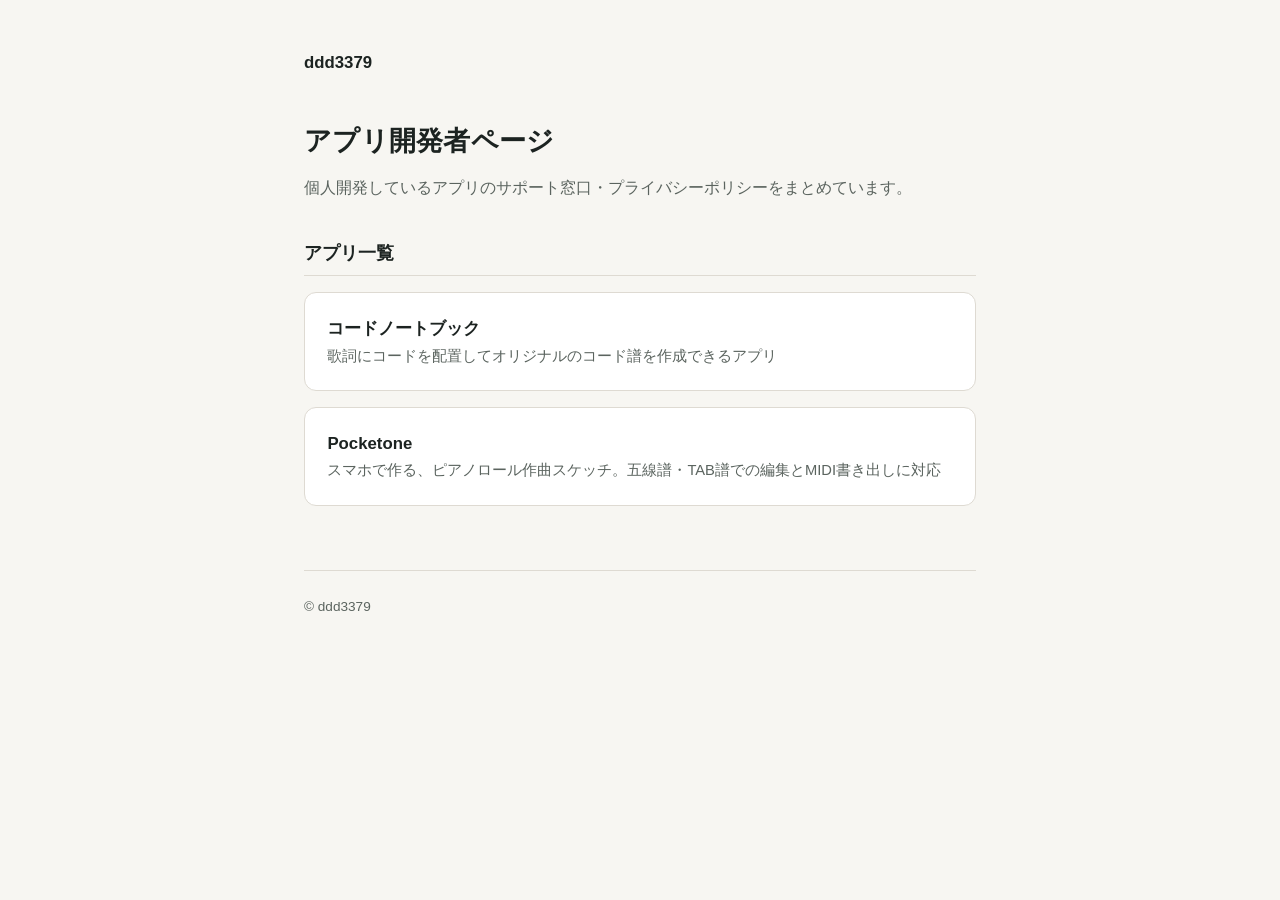
<file: index.html>
<!doctype html>
<html lang="ja">
<head>
<meta charset="utf-8">
<meta name="viewport" content="width=device-width, initial-scale=1">
<title>ddd3379 — アプリ開発者ページ</title>
<link rel="stylesheet" href="/assets/style.css">
</head>
<body>
<div class="wrap">
  <header class="site">
    <a class="brand" href="/">ddd3379</a>
  </header>

  <h1>アプリ開発者ページ</h1>
  <p class="lead">個人開発しているアプリのサポート窓口・プライバシーポリシーをまとめています。</p>

  <h2>アプリ一覧</h2>

  <a class="card app-card" href="/songmate/">
    <div>
      <div class="name">コードノートブック</div>
      <div class="desc">歌詞にコードを配置してオリジナルのコード譜を作成できるアプリ</div>
    </div>
  </a>

  <a class="card app-card" href="/pocketone/">
    <div>
      <div class="name">Pocketone</div>
      <div class="desc">スマホで作る、ピアノロール作曲スケッチ。五線譜・TAB譜での編集とMIDI書き出しに対応</div>
    </div>
  </a>

  <footer class="site">
    &copy; ddd3379
  </footer>
</div>
</body>
</html>
</file>
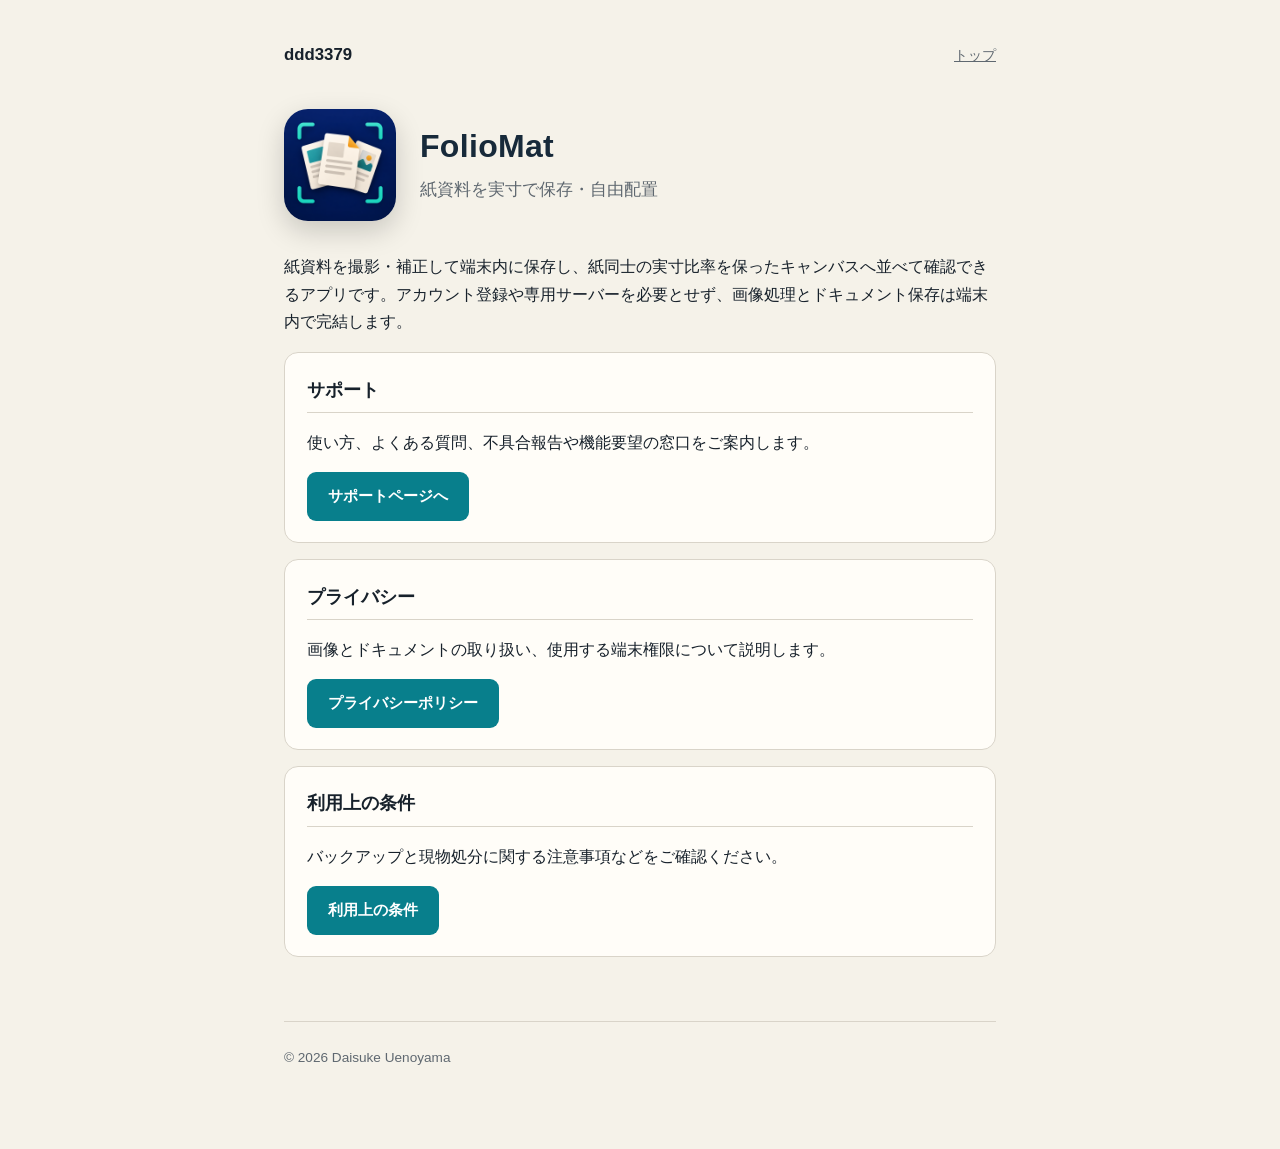
<file: foliomat/index.html>
<!doctype html>
<html lang="ja">
<head>
  <meta charset="utf-8">
  <meta name="viewport" content="width=device-width, initial-scale=1">
  <meta name="description" content="紙資料を撮影・補正し、実寸比率を保って自由配置できるローカルファーストアプリ FolioMat">
  <title>FolioMat — 紙資料を実寸で保存・自由配置</title>
  <link rel="stylesheet" href="./style.css">
</head>
<body>
<div class="wrap">
  <header class="site">
    <a class="brand" href="/">ddd3379</a>
    <nav class="crumbs"><a href="/">トップ</a></nav>
  </header>

  <section class="hero">
    <img class="app-icon" src="./app-icon.png" alt="FolioMat アプリアイコン" width="112" height="112">
    <div>
      <h1>FolioMat</h1>
      <p class="lead">紙資料を実寸で保存・自由配置</p>
    </div>
  </section>

  <p>紙資料を撮影・補正して端末内に保存し、紙同士の実寸比率を保ったキャンバスへ並べて確認できるアプリです。アカウント登録や専用サーバーを必要とせず、画像処理とドキュメント保存は端末内で完結します。</p>

  <div class="card">
    <h2>サポート</h2>
    <p>使い方、よくある質問、不具合報告や機能要望の窓口をご案内します。</p>
    <a class="button" href="./support.html">サポートページへ</a>
  </div>

  <div class="card">
    <h2>プライバシー</h2>
    <p>画像とドキュメントの取り扱い、使用する端末権限について説明します。</p>
    <a class="button" href="./privacy.html">プライバシーポリシー</a>
  </div>

  <div class="card">
    <h2>利用上の条件</h2>
    <p>バックアップと現物処分に関する注意事項などをご確認ください。</p>
    <a class="button" href="./terms.html">利用上の条件</a>
  </div>

  <footer class="site">&copy; 2026 Daisuke Uenoyama</footer>
</div>
</body>
</html>
</file>
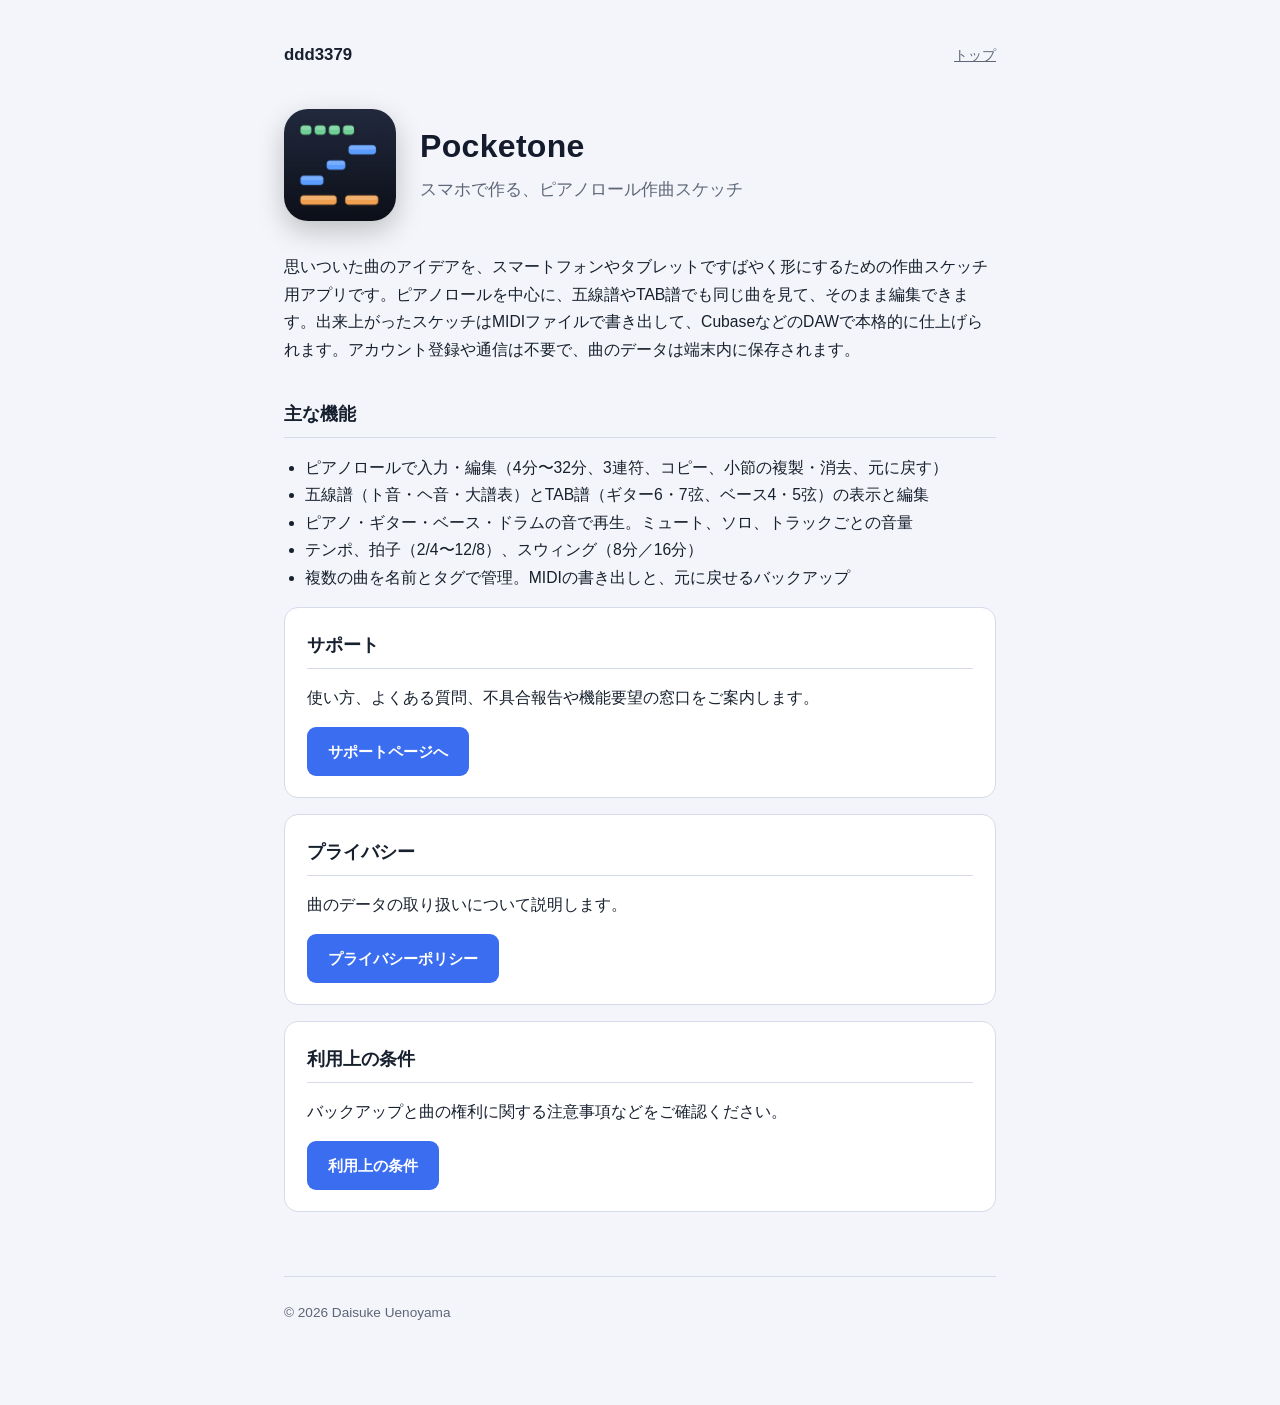
<file: pocketone/index.html>
<!doctype html>
<html lang="ja">
<head>
  <meta charset="utf-8">
  <meta name="viewport" content="width=device-width, initial-scale=1">
  <meta name="description" content="思いついた曲のアイデアを、ピアノロール・五線譜・TAB譜でスマホにすばやく形にし、MIDIでDAWへ渡せる作曲スケッチアプリ Pocketone">
  <title>Pocketone — スマホで作る、ピアノロール作曲スケッチ</title>
  <link rel="stylesheet" href="./style.css">
</head>
<body>
<div class="wrap">
  <header class="site">
    <a class="brand" href="/">ddd3379</a>
    <nav class="crumbs"><a href="/">トップ</a></nav>
  </header>

  <section class="hero">
    <img class="app-icon" src="./app-icon.png" alt="Pocketone アプリアイコン" width="112" height="112">
    <div>
      <h1>Pocketone</h1>
      <p class="lead">スマホで作る、ピアノロール作曲スケッチ</p>
    </div>
  </section>

  <p>思いついた曲のアイデアを、スマートフォンやタブレットですばやく形にするための作曲スケッチ用アプリです。ピアノロールを中心に、五線譜やTAB譜でも同じ曲を見て、そのまま編集できます。出来上がったスケッチはMIDIファイルで書き出して、CubaseなどのDAWで本格的に仕上げられます。アカウント登録や通信は不要で、曲のデータは端末内に保存されます。</p>

  <h2>主な機能</h2>
  <ul class="plain">
    <li>ピアノロールで入力・編集（4分〜32分、3連符、コピー、小節の複製・消去、元に戻す）</li>
    <li>五線譜（ト音・ヘ音・大譜表）とTAB譜（ギター6・7弦、ベース4・5弦）の表示と編集</li>
    <li>ピアノ・ギター・ベース・ドラムの音で再生。ミュート、ソロ、トラックごとの音量</li>
    <li>テンポ、拍子（2/4〜12/8）、スウィング（8分／16分）</li>
    <li>複数の曲を名前とタグで管理。MIDIの書き出しと、元に戻せるバックアップ</li>
  </ul>

  <div class="card">
    <h2>サポート</h2>
    <p>使い方、よくある質問、不具合報告や機能要望の窓口をご案内します。</p>
    <a class="button" href="./support.html">サポートページへ</a>
  </div>

  <div class="card">
    <h2>プライバシー</h2>
    <p>曲のデータの取り扱いについて説明します。</p>
    <a class="button" href="./privacy.html">プライバシーポリシー</a>
  </div>

  <div class="card">
    <h2>利用上の条件</h2>
    <p>バックアップと曲の権利に関する注意事項などをご確認ください。</p>
    <a class="button" href="./terms.html">利用上の条件</a>
  </div>

  <footer class="site">&copy; 2026 Daisuke Uenoyama</footer>
</div>
</body>
</html>
</file>
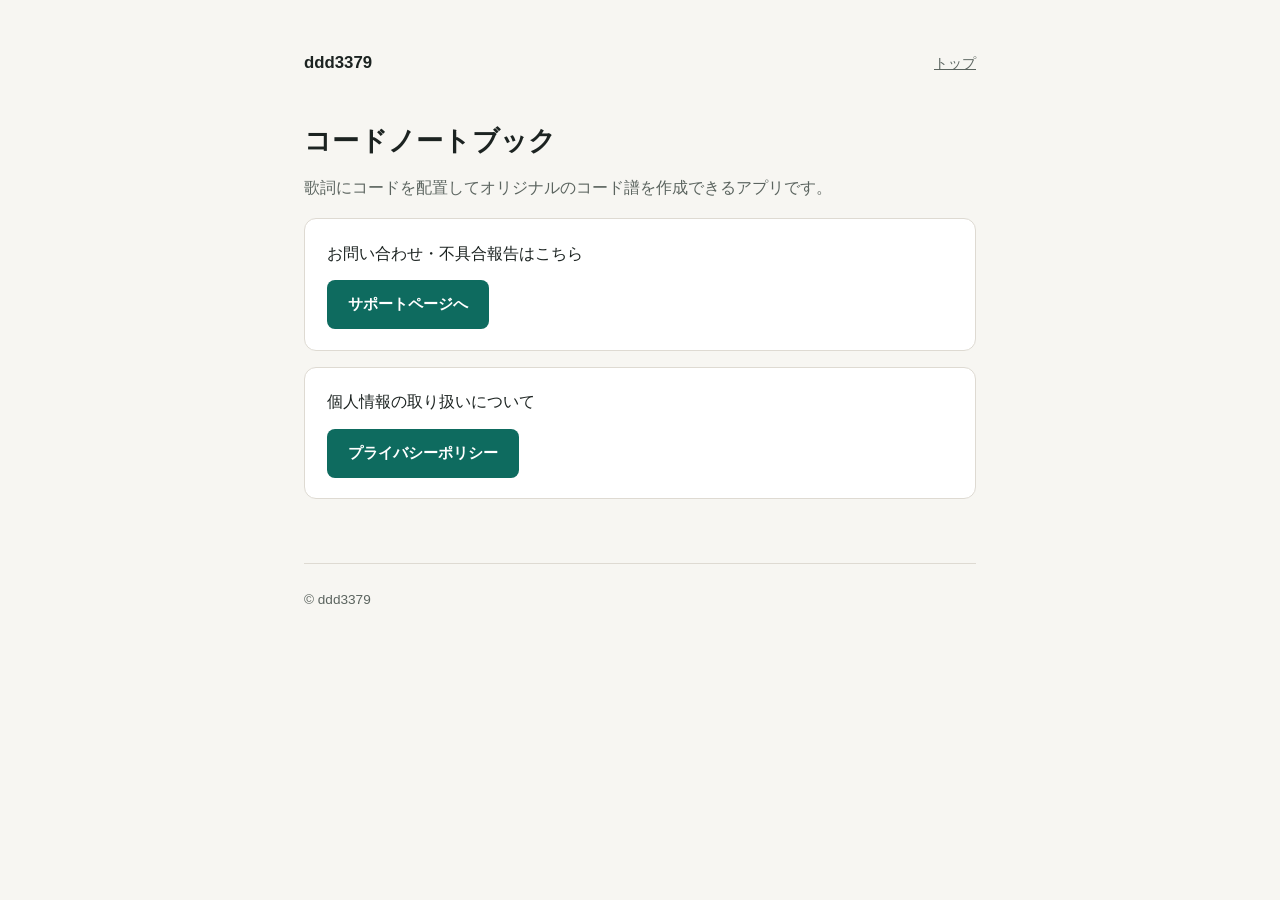
<file: songmate/index.html>
<!doctype html>
<html lang="ja">
<head>
<meta charset="utf-8">
<meta name="viewport" content="width=device-width, initial-scale=1">
<title>コードノートブック — サポート</title>
<link rel="stylesheet" href="/assets/style.css">
</head>
<body>
<div class="wrap">
  <header class="site">
    <a class="brand" href="/">ddd3379</a>
    <nav class="crumbs"><a href="/">トップ</a></nav>
  </header>

  <h1>コードノートブック</h1>
  <p class="lead">歌詞にコードを配置してオリジナルのコード譜を作成できるアプリです。</p>

  <div class="card">
    <p style="margin:0 0 0.8rem;">お問い合わせ・不具合報告はこちら</p>
    <a class="button" href="/songmate/support.html">サポートページへ</a>
  </div>

  <div class="card">
    <p style="margin:0 0 0.8rem;">個人情報の取り扱いについて</p>
    <a class="button" href="/songmate/privacy.html">プライバシーポリシー</a>
  </div>

  <footer class="site">
    &copy; ddd3379
  </footer>
</div>
</body>
</html>
</file>
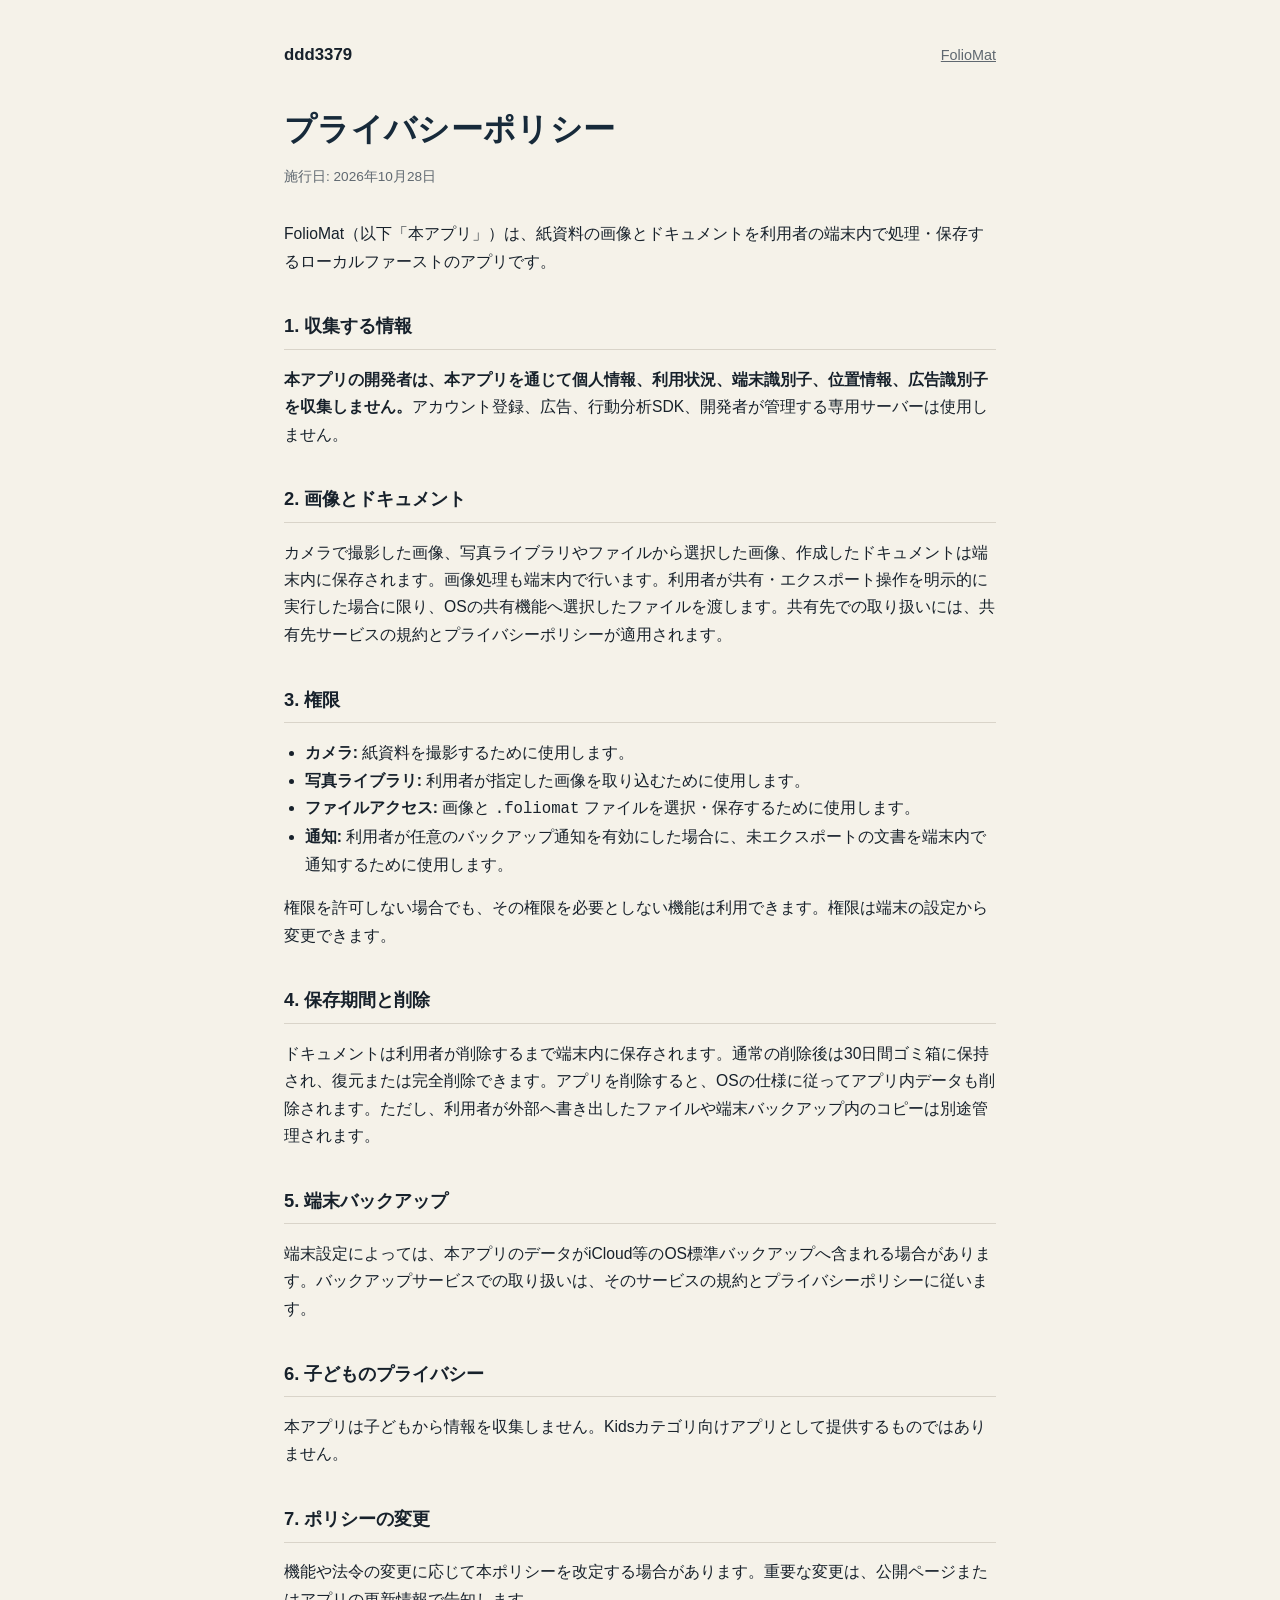
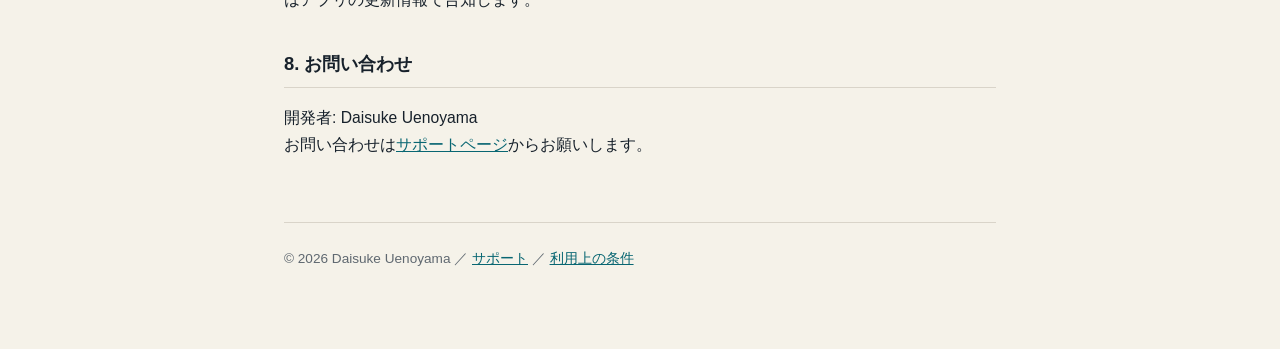
<file: foliomat/privacy.html>
<!doctype html>
<html lang="ja">
<head>
  <meta charset="utf-8">
  <meta name="viewport" content="width=device-width, initial-scale=1">
  <title>FolioMat — プライバシーポリシー</title>
  <link rel="stylesheet" href="./style.css">
</head>
<body>
<div class="wrap">
  <header class="site">
    <a class="brand" href="/">ddd3379</a>
    <nav class="crumbs"><a href="./">FolioMat</a></nav>
  </header>

  <h1>プライバシーポリシー</h1>
  <p class="updated">施行日: 2026年10月28日</p>
  <p>FolioMat（以下「本アプリ」）は、紙資料の画像とドキュメントを利用者の端末内で処理・保存するローカルファーストのアプリです。</p>

  <h2>1. 収集する情報</h2>
  <p><strong>本アプリの開発者は、本アプリを通じて個人情報、利用状況、端末識別子、位置情報、広告識別子を収集しません。</strong>アカウント登録、広告、行動分析SDK、開発者が管理する専用サーバーは使用しません。</p>

  <h2>2. 画像とドキュメント</h2>
  <p>カメラで撮影した画像、写真ライブラリやファイルから選択した画像、作成したドキュメントは端末内に保存されます。画像処理も端末内で行います。利用者が共有・エクスポート操作を明示的に実行した場合に限り、OSの共有機能へ選択したファイルを渡します。共有先での取り扱いには、共有先サービスの規約とプライバシーポリシーが適用されます。</p>

  <h2>3. 権限</h2>
  <ul class="plain">
    <li><strong>カメラ:</strong> 紙資料を撮影するために使用します。</li>
    <li><strong>写真ライブラリ:</strong> 利用者が指定した画像を取り込むために使用します。</li>
    <li><strong>ファイルアクセス:</strong> 画像と <code>.foliomat</code> ファイルを選択・保存するために使用します。</li>
    <li><strong>通知:</strong> 利用者が任意のバックアップ通知を有効にした場合に、未エクスポートの文書を端末内で通知するために使用します。</li>
  </ul>
  <p>権限を許可しない場合でも、その権限を必要としない機能は利用できます。権限は端末の設定から変更できます。</p>

  <h2>4. 保存期間と削除</h2>
  <p>ドキュメントは利用者が削除するまで端末内に保存されます。通常の削除後は30日間ゴミ箱に保持され、復元または完全削除できます。アプリを削除すると、OSの仕様に従ってアプリ内データも削除されます。ただし、利用者が外部へ書き出したファイルや端末バックアップ内のコピーは別途管理されます。</p>

  <h2>5. 端末バックアップ</h2>
  <p>端末設定によっては、本アプリのデータがiCloud等のOS標準バックアップへ含まれる場合があります。バックアップサービスでの取り扱いは、そのサービスの規約とプライバシーポリシーに従います。</p>

  <h2>6. 子どものプライバシー</h2>
  <p>本アプリは子どもから情報を収集しません。Kidsカテゴリ向けアプリとして提供するものではありません。</p>

  <h2>7. ポリシーの変更</h2>
  <p>機能や法令の変更に応じて本ポリシーを改定する場合があります。重要な変更は、公開ページまたはアプリの更新情報で告知します。</p>

  <h2>8. お問い合わせ</h2>
  <p>開発者: Daisuke Uenoyama<br>お問い合わせは<a href="./support.html">サポートページ</a>からお願いします。</p>

  <footer class="site">
    &copy; 2026 Daisuke Uenoyama ／ <a href="./support.html">サポート</a> ／ <a href="./terms.html">利用上の条件</a>
  </footer>
</div>
</body>
</html>
</file>
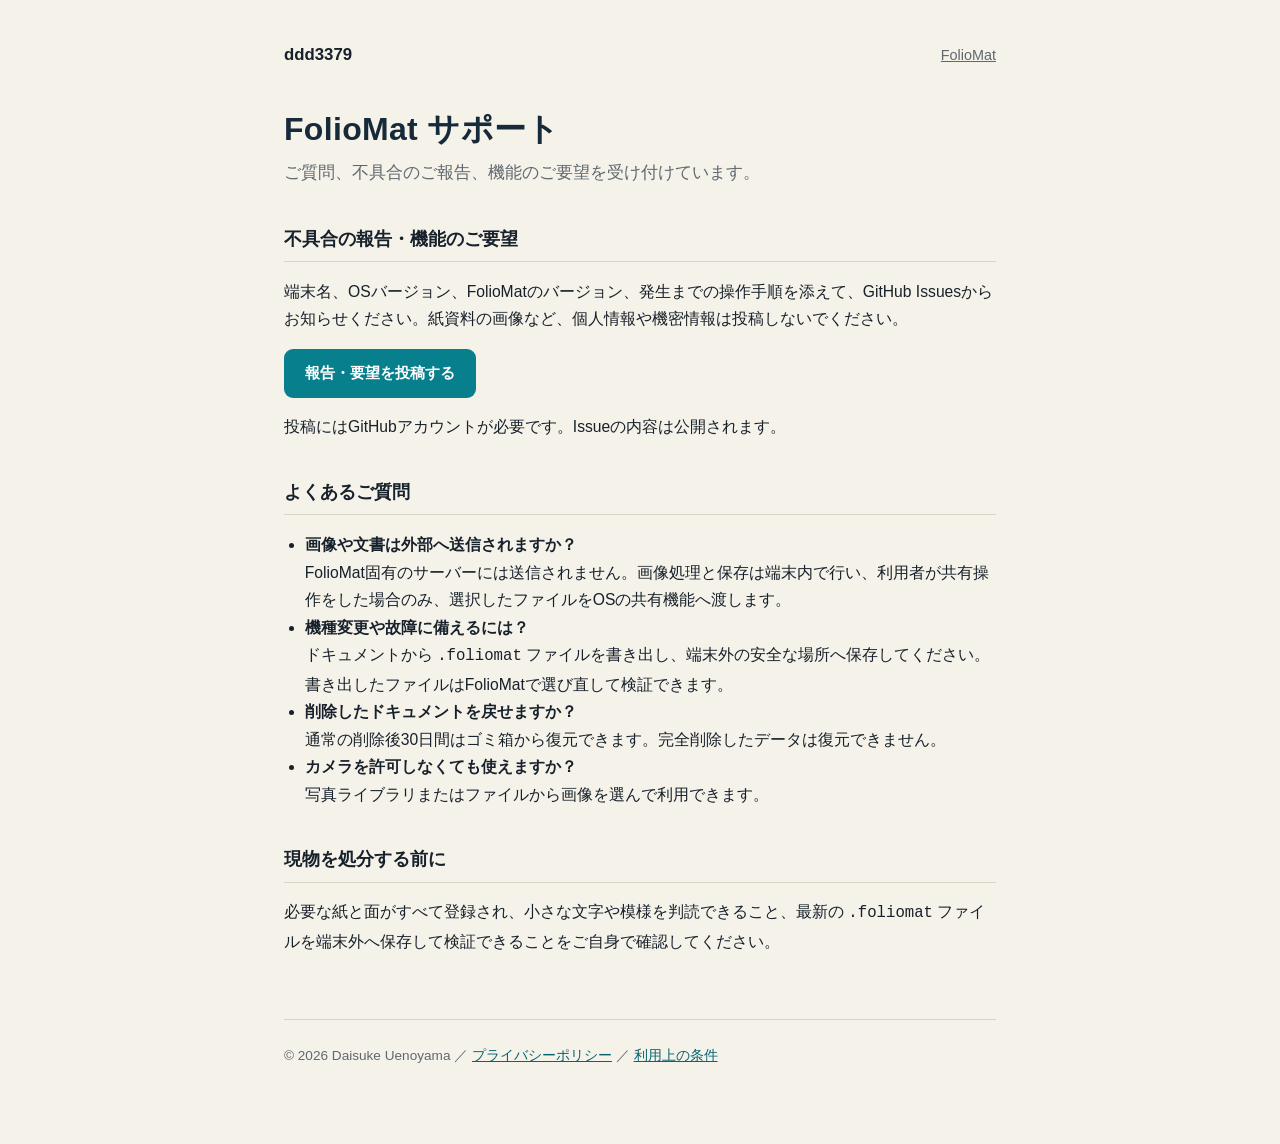
<file: foliomat/support.html>
<!doctype html>
<html lang="ja">
<head>
  <meta charset="utf-8">
  <meta name="viewport" content="width=device-width, initial-scale=1">
  <title>FolioMat — サポート</title>
  <link rel="stylesheet" href="./style.css">
</head>
<body>
<div class="wrap">
  <header class="site">
    <a class="brand" href="/">ddd3379</a>
    <nav class="crumbs"><a href="./">FolioMat</a></nav>
  </header>

  <h1>FolioMat サポート</h1>
  <p class="lead">ご質問、不具合のご報告、機能のご要望を受け付けています。</p>

  <h2>不具合の報告・機能のご要望</h2>
  <p>端末名、OSバージョン、FolioMatのバージョン、発生までの操作手順を添えて、GitHub Issuesからお知らせください。紙資料の画像など、個人情報や機密情報は投稿しないでください。</p>
  <p><a class="button" href="https://github.com/ddd3379/ddd3379.github.io/issues/new?title=%5BFolioMat%5D%20">報告・要望を投稿する</a></p>
  <p>投稿にはGitHubアカウントが必要です。Issueの内容は公開されます。</p>

  <h2>よくあるご質問</h2>
  <ul class="plain">
    <li><strong>画像や文書は外部へ送信されますか？</strong><br>FolioMat固有のサーバーには送信されません。画像処理と保存は端末内で行い、利用者が共有操作をした場合のみ、選択したファイルをOSの共有機能へ渡します。</li>
    <li><strong>機種変更や故障に備えるには？</strong><br>ドキュメントから <code>.foliomat</code> ファイルを書き出し、端末外の安全な場所へ保存してください。書き出したファイルはFolioMatで選び直して検証できます。</li>
    <li><strong>削除したドキュメントを戻せますか？</strong><br>通常の削除後30日間はゴミ箱から復元できます。完全削除したデータは復元できません。</li>
    <li><strong>カメラを許可しなくても使えますか？</strong><br>写真ライブラリまたはファイルから画像を選んで利用できます。</li>
  </ul>

  <h2>現物を処分する前に</h2>
  <p>必要な紙と面がすべて登録され、小さな文字や模様を判読できること、最新の <code>.foliomat</code> ファイルを端末外へ保存して検証できることをご自身で確認してください。</p>

  <footer class="site">
    &copy; 2026 Daisuke Uenoyama ／ <a href="./privacy.html">プライバシーポリシー</a> ／ <a href="./terms.html">利用上の条件</a>
  </footer>
</div>
</body>
</html>
</file>
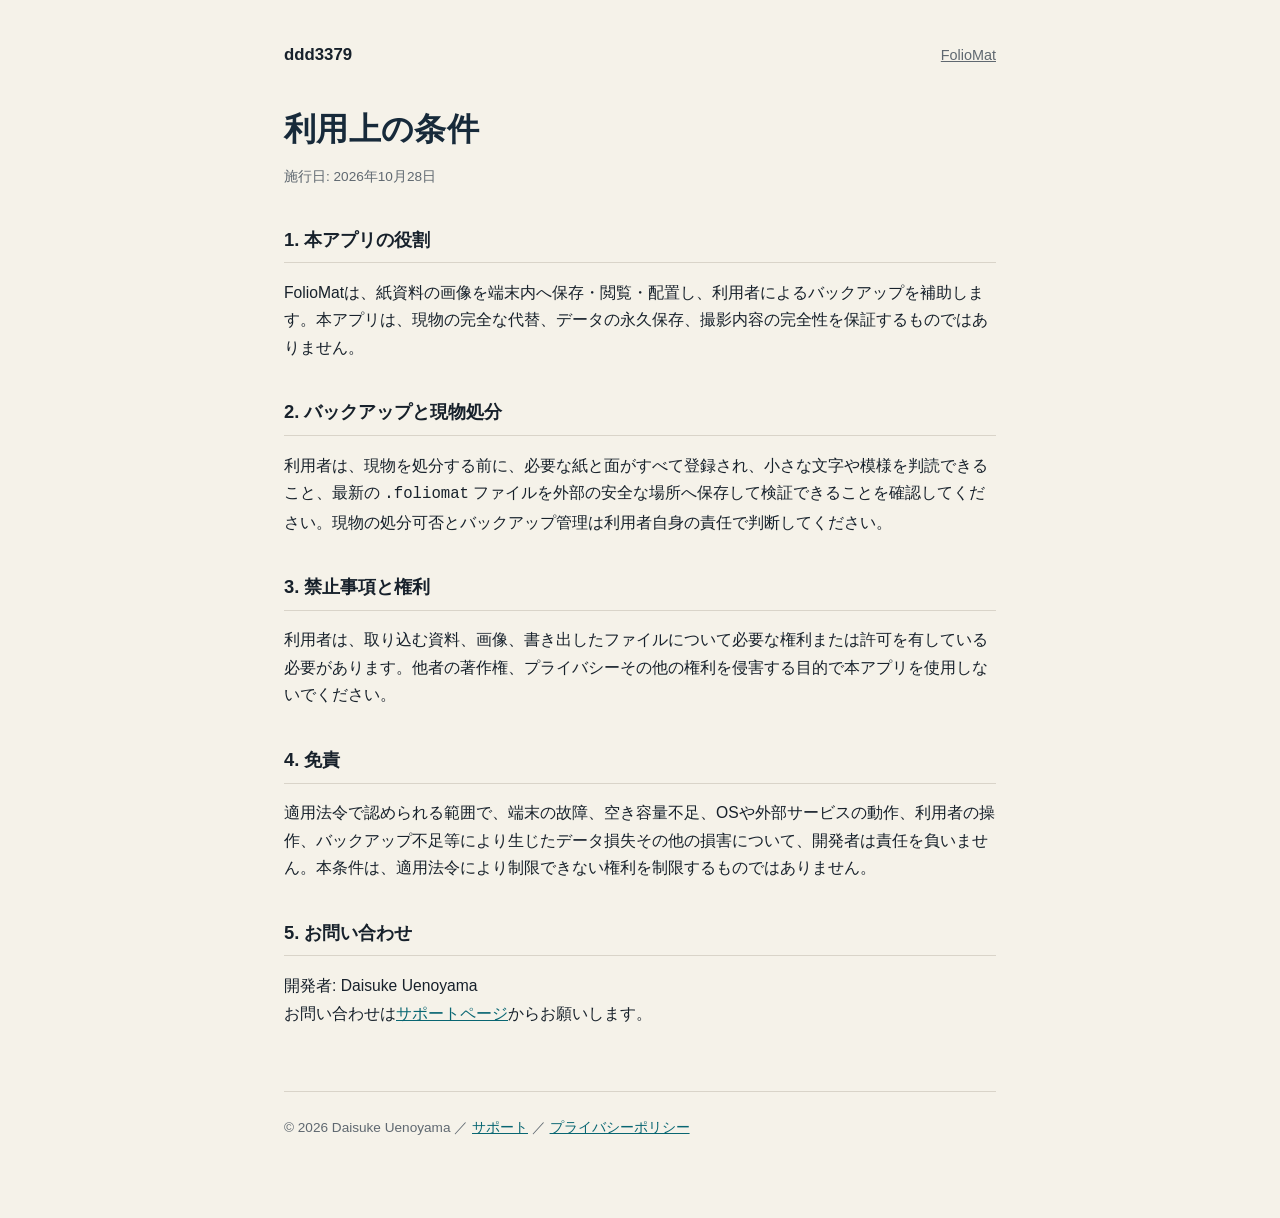
<file: foliomat/terms.html>
<!doctype html>
<html lang="ja">
<head>
  <meta charset="utf-8">
  <meta name="viewport" content="width=device-width, initial-scale=1">
  <title>FolioMat — 利用上の条件</title>
  <link rel="stylesheet" href="./style.css">
</head>
<body>
<div class="wrap">
  <header class="site">
    <a class="brand" href="/">ddd3379</a>
    <nav class="crumbs"><a href="./">FolioMat</a></nav>
  </header>

  <h1>利用上の条件</h1>
  <p class="updated">施行日: 2026年10月28日</p>

  <h2>1. 本アプリの役割</h2>
  <p>FolioMatは、紙資料の画像を端末内へ保存・閲覧・配置し、利用者によるバックアップを補助します。本アプリは、現物の完全な代替、データの永久保存、撮影内容の完全性を保証するものではありません。</p>

  <h2>2. バックアップと現物処分</h2>
  <p>利用者は、現物を処分する前に、必要な紙と面がすべて登録され、小さな文字や模様を判読できること、最新の <code>.foliomat</code> ファイルを外部の安全な場所へ保存して検証できることを確認してください。現物の処分可否とバックアップ管理は利用者自身の責任で判断してください。</p>

  <h2>3. 禁止事項と権利</h2>
  <p>利用者は、取り込む資料、画像、書き出したファイルについて必要な権利または許可を有している必要があります。他者の著作権、プライバシーその他の権利を侵害する目的で本アプリを使用しないでください。</p>

  <h2>4. 免責</h2>
  <p>適用法令で認められる範囲で、端末の故障、空き容量不足、OSや外部サービスの動作、利用者の操作、バックアップ不足等により生じたデータ損失その他の損害について、開発者は責任を負いません。本条件は、適用法令により制限できない権利を制限するものではありません。</p>

  <h2>5. お問い合わせ</h2>
  <p>開発者: Daisuke Uenoyama<br>お問い合わせは<a href="./support.html">サポートページ</a>からお願いします。</p>

  <footer class="site">
    &copy; 2026 Daisuke Uenoyama ／ <a href="./support.html">サポート</a> ／ <a href="./privacy.html">プライバシーポリシー</a>
  </footer>
</div>
</body>
</html>
</file>
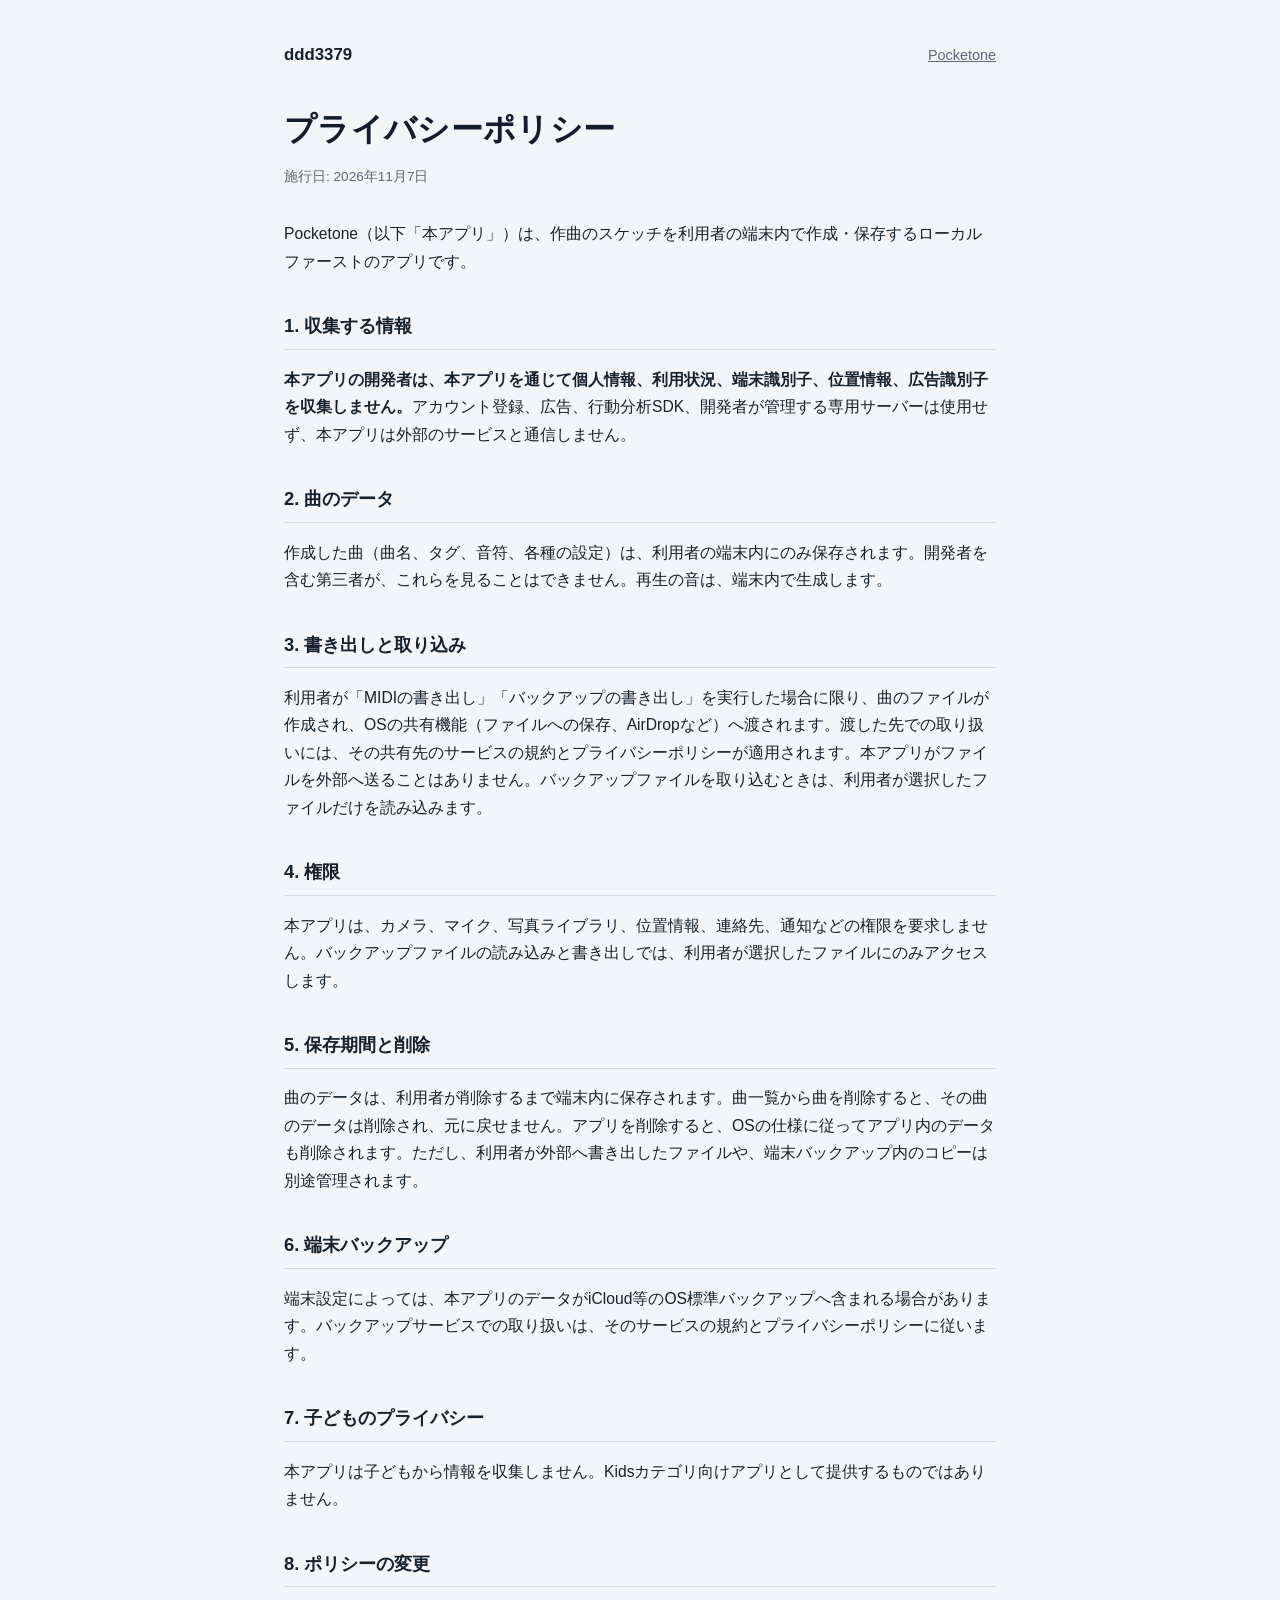
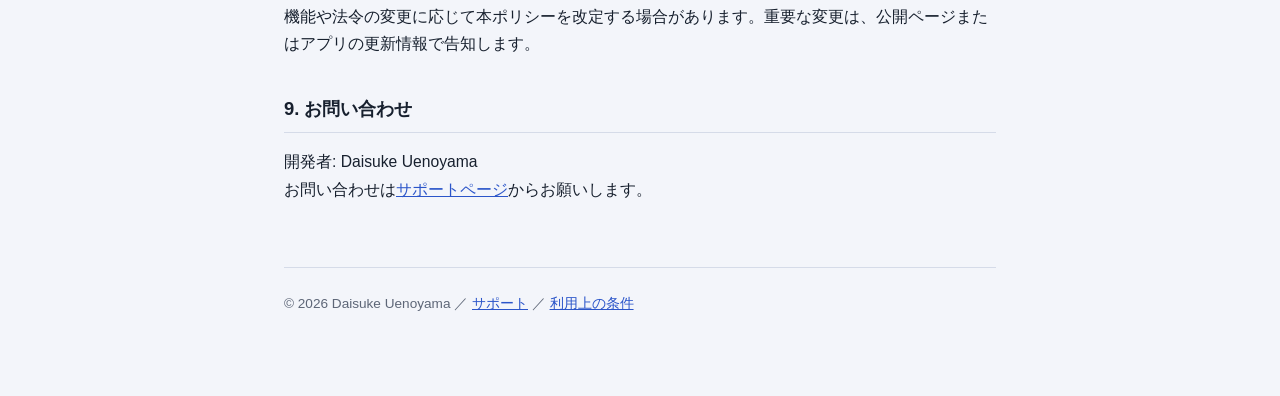
<file: pocketone/privacy.html>
<!doctype html>
<html lang="ja">
<head>
  <meta charset="utf-8">
  <meta name="viewport" content="width=device-width, initial-scale=1">
  <title>Pocketone — プライバシーポリシー</title>
  <link rel="stylesheet" href="./style.css">
</head>
<body>
<div class="wrap">
  <header class="site">
    <a class="brand" href="/">ddd3379</a>
    <nav class="crumbs"><a href="./">Pocketone</a></nav>
  </header>

  <h1>プライバシーポリシー</h1>
  <p class="updated">施行日: 2026年11月7日</p>
  <p>Pocketone（以下「本アプリ」）は、作曲のスケッチを利用者の端末内で作成・保存するローカルファーストのアプリです。</p>

  <h2>1. 収集する情報</h2>
  <p><strong>本アプリの開発者は、本アプリを通じて個人情報、利用状況、端末識別子、位置情報、広告識別子を収集しません。</strong>アカウント登録、広告、行動分析SDK、開発者が管理する専用サーバーは使用せず、本アプリは外部のサービスと通信しません。</p>

  <h2>2. 曲のデータ</h2>
  <p>作成した曲（曲名、タグ、音符、各種の設定）は、利用者の端末内にのみ保存されます。開発者を含む第三者が、これらを見ることはできません。再生の音は、端末内で生成します。</p>

  <h2>3. 書き出しと取り込み</h2>
  <p>利用者が「MIDIの書き出し」「バックアップの書き出し」を実行した場合に限り、曲のファイルが作成され、OSの共有機能（ファイルへの保存、AirDropなど）へ渡されます。渡した先での取り扱いには、その共有先のサービスの規約とプライバシーポリシーが適用されます。本アプリがファイルを外部へ送ることはありません。バックアップファイルを取り込むときは、利用者が選択したファイルだけを読み込みます。</p>

  <h2>4. 権限</h2>
  <p>本アプリは、カメラ、マイク、写真ライブラリ、位置情報、連絡先、通知などの権限を要求しません。バックアップファイルの読み込みと書き出しでは、利用者が選択したファイルにのみアクセスします。</p>

  <h2>5. 保存期間と削除</h2>
  <p>曲のデータは、利用者が削除するまで端末内に保存されます。曲一覧から曲を削除すると、その曲のデータは削除され、元に戻せません。アプリを削除すると、OSの仕様に従ってアプリ内のデータも削除されます。ただし、利用者が外部へ書き出したファイルや、端末バックアップ内のコピーは別途管理されます。</p>

  <h2>6. 端末バックアップ</h2>
  <p>端末設定によっては、本アプリのデータがiCloud等のOS標準バックアップへ含まれる場合があります。バックアップサービスでの取り扱いは、そのサービスの規約とプライバシーポリシーに従います。</p>

  <h2>7. 子どものプライバシー</h2>
  <p>本アプリは子どもから情報を収集しません。Kidsカテゴリ向けアプリとして提供するものではありません。</p>

  <h2>8. ポリシーの変更</h2>
  <p>機能や法令の変更に応じて本ポリシーを改定する場合があります。重要な変更は、公開ページまたはアプリの更新情報で告知します。</p>

  <h2>9. お問い合わせ</h2>
  <p>開発者: Daisuke Uenoyama<br>お問い合わせは<a href="./support.html">サポートページ</a>からお願いします。</p>

  <footer class="site">
    &copy; 2026 Daisuke Uenoyama ／ <a href="./support.html">サポート</a> ／ <a href="./terms.html">利用上の条件</a>
  </footer>
</div>
</body>
</html>
</file>
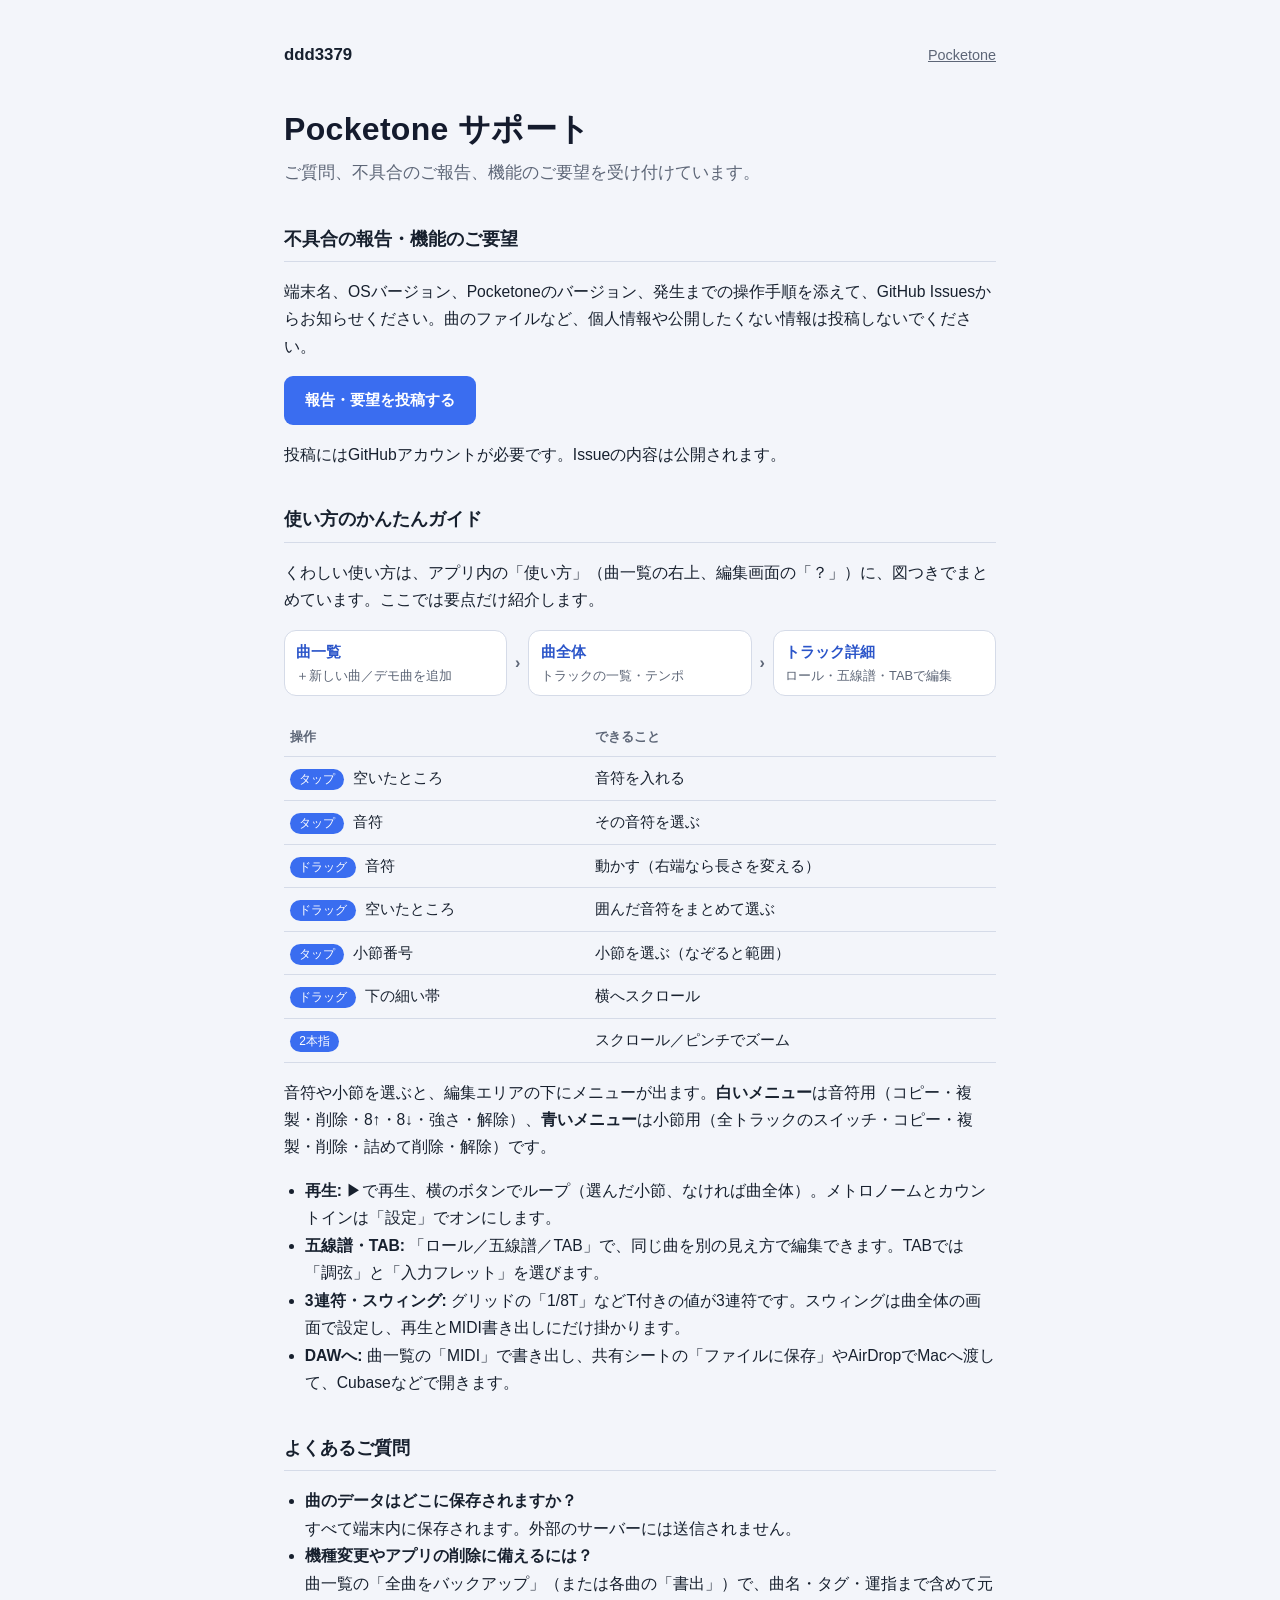
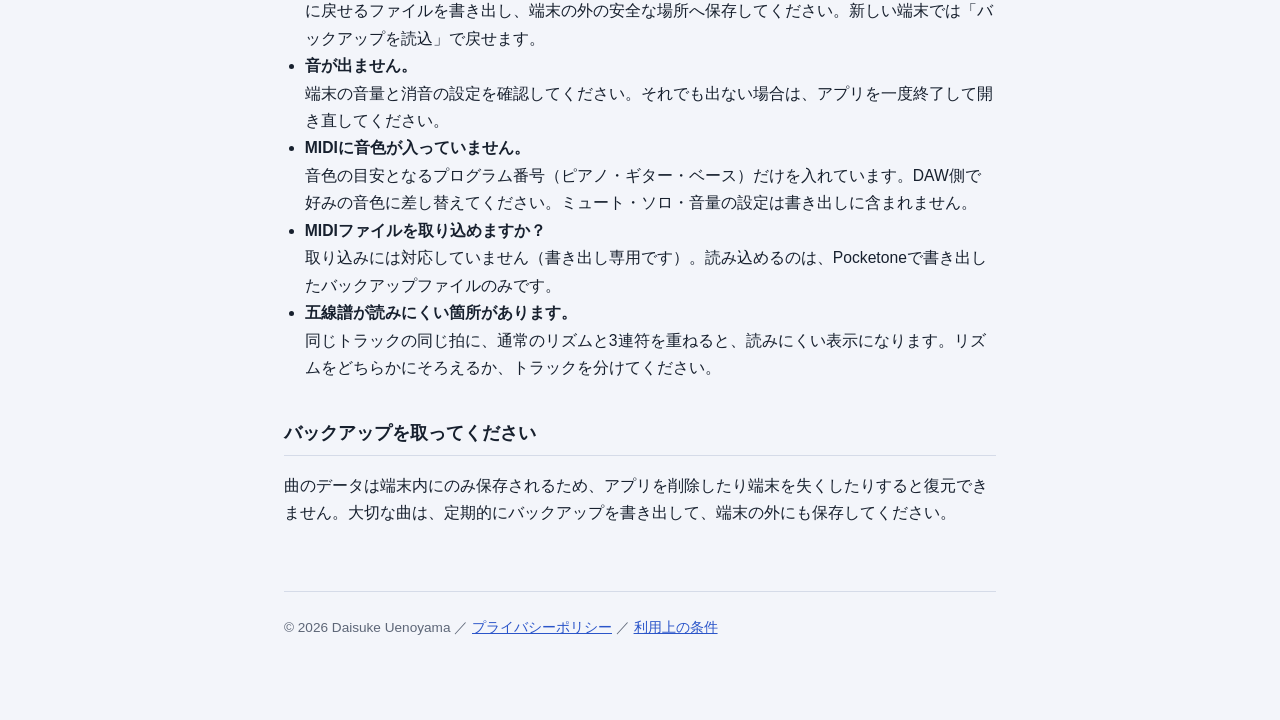
<file: pocketone/support.html>
<!doctype html>
<html lang="ja">
<head>
  <meta charset="utf-8">
  <meta name="viewport" content="width=device-width, initial-scale=1">
  <title>Pocketone — サポート</title>
  <link rel="stylesheet" href="./style.css">
</head>
<body>
<div class="wrap">
  <header class="site">
    <a class="brand" href="/">ddd3379</a>
    <nav class="crumbs"><a href="./">Pocketone</a></nav>
  </header>

  <h1>Pocketone サポート</h1>
  <p class="lead">ご質問、不具合のご報告、機能のご要望を受け付けています。</p>

  <h2>不具合の報告・機能のご要望</h2>
  <p>端末名、OSバージョン、Pocketoneのバージョン、発生までの操作手順を添えて、GitHub Issuesからお知らせください。曲のファイルなど、個人情報や公開したくない情報は投稿しないでください。</p>
  <p><a class="button" href="https://github.com/ddd3379/ddd3379.github.io/issues/new?title=%5BPocketone%5D%20">報告・要望を投稿する</a></p>
  <p>投稿にはGitHubアカウントが必要です。Issueの内容は公開されます。</p>

  <h2>使い方のかんたんガイド</h2>
  <p>くわしい使い方は、アプリ内の「使い方」（曲一覧の右上、編集画面の「？」）に、図つきでまとめています。ここでは要点だけ紹介します。</p>

  <div class="flow">
    <div><strong>曲一覧</strong><span>＋新しい曲／デモ曲を追加</span></div><b>›</b>
    <div><strong>曲全体</strong><span>トラックの一覧・テンポ</span></div><b>›</b>
    <div><strong>トラック詳細</strong><span>ロール・五線譜・TABで編集</span></div>
  </div>

  <table class="ops">
    <tr><th>操作</th><th>できること</th></tr>
    <tr><td><span class="g">タップ</span> 空いたところ</td><td>音符を入れる</td></tr>
    <tr><td><span class="g">タップ</span> 音符</td><td>その音符を選ぶ</td></tr>
    <tr><td><span class="g">ドラッグ</span> 音符</td><td>動かす（右端なら長さを変える）</td></tr>
    <tr><td><span class="g">ドラッグ</span> 空いたところ</td><td>囲んだ音符をまとめて選ぶ</td></tr>
    <tr><td><span class="g">タップ</span> 小節番号</td><td>小節を選ぶ（なぞると範囲）</td></tr>
    <tr><td><span class="g">ドラッグ</span> 下の細い帯</td><td>横へスクロール</td></tr>
    <tr><td><span class="g">2本指</span></td><td>スクロール／ピンチでズーム</td></tr>
  </table>

  <p>音符や小節を選ぶと、編集エリアの下にメニューが出ます。<strong>白いメニュー</strong>は音符用（コピー・複製・削除・8↑・8↓・強さ・解除）、<strong>青いメニュー</strong>は小節用（全トラックのスイッチ・コピー・複製・削除・詰めて削除・解除）です。</p>

  <ul class="plain">
    <li><strong>再生:</strong> ▶で再生、横のボタンでループ（選んだ小節、なければ曲全体）。メトロノームとカウントインは「設定」でオンにします。</li>
    <li><strong>五線譜・TAB:</strong> 「ロール／五線譜／TAB」で、同じ曲を別の見え方で編集できます。TABでは「調弦」と「入力フレット」を選びます。</li>
    <li><strong>3連符・スウィング:</strong> グリッドの「1/8T」などT付きの値が3連符です。スウィングは曲全体の画面で設定し、再生とMIDI書き出しにだけ掛かります。</li>
    <li><strong>DAWへ:</strong> 曲一覧の「MIDI」で書き出し、共有シートの「ファイルに保存」やAirDropでMacへ渡して、Cubaseなどで開きます。</li>
  </ul>

  <h2>よくあるご質問</h2>
  <ul class="plain">
    <li><strong>曲のデータはどこに保存されますか？</strong><br>すべて端末内に保存されます。外部のサーバーには送信されません。</li>
    <li><strong>機種変更やアプリの削除に備えるには？</strong><br>曲一覧の「全曲をバックアップ」（または各曲の「書出」）で、曲名・タグ・運指まで含めて元に戻せるファイルを書き出し、端末の外の安全な場所へ保存してください。新しい端末では「バックアップを読込」で戻せます。</li>
    <li><strong>音が出ません。</strong><br>端末の音量と消音の設定を確認してください。それでも出ない場合は、アプリを一度終了して開き直してください。</li>
    <li><strong>MIDIに音色が入っていません。</strong><br>音色の目安となるプログラム番号（ピアノ・ギター・ベース）だけを入れています。DAW側で好みの音色に差し替えてください。ミュート・ソロ・音量の設定は書き出しに含まれません。</li>
    <li><strong>MIDIファイルを取り込めますか？</strong><br>取り込みには対応していません（書き出し専用です）。読み込めるのは、Pocketoneで書き出したバックアップファイルのみです。</li>
    <li><strong>五線譜が読みにくい箇所があります。</strong><br>同じトラックの同じ拍に、通常のリズムと3連符を重ねると、読みにくい表示になります。リズムをどちらかにそろえるか、トラックを分けてください。</li>
  </ul>

  <h2>バックアップを取ってください</h2>
  <p>曲のデータは端末内にのみ保存されるため、アプリを削除したり端末を失くしたりすると復元できません。大切な曲は、定期的にバックアップを書き出して、端末の外にも保存してください。</p>

  <footer class="site">
    &copy; 2026 Daisuke Uenoyama ／ <a href="./privacy.html">プライバシーポリシー</a> ／ <a href="./terms.html">利用上の条件</a>
  </footer>
</div>
</body>
</html>
</file>
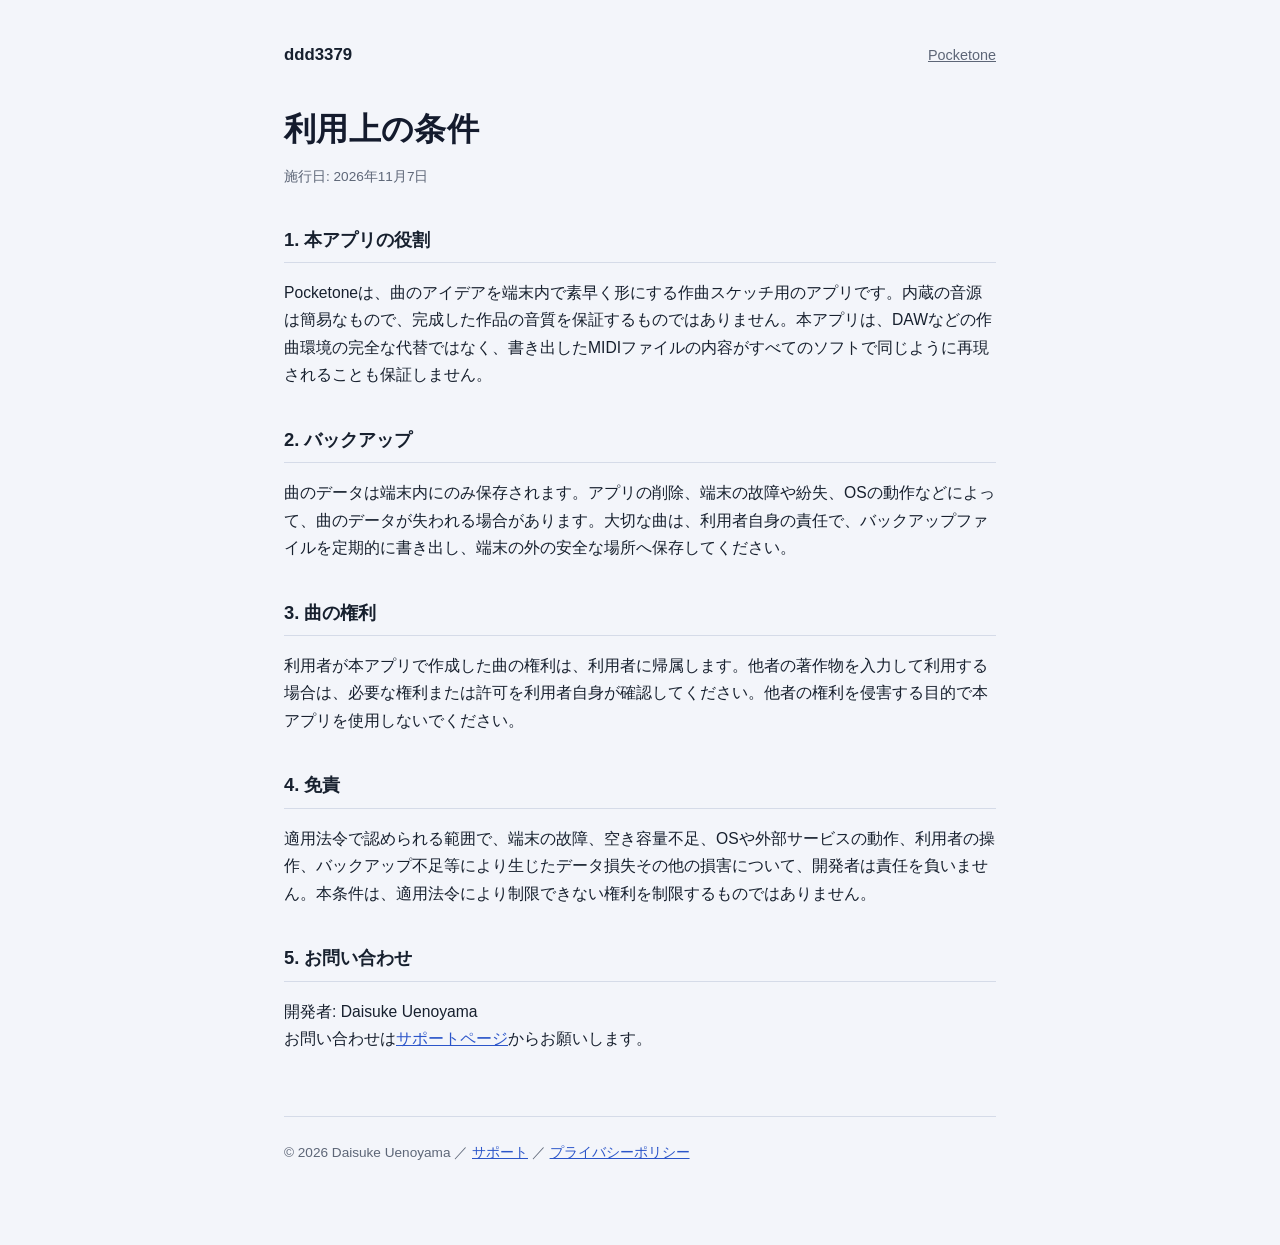
<file: pocketone/terms.html>
<!doctype html>
<html lang="ja">
<head>
  <meta charset="utf-8">
  <meta name="viewport" content="width=device-width, initial-scale=1">
  <title>Pocketone — 利用上の条件</title>
  <link rel="stylesheet" href="./style.css">
</head>
<body>
<div class="wrap">
  <header class="site">
    <a class="brand" href="/">ddd3379</a>
    <nav class="crumbs"><a href="./">Pocketone</a></nav>
  </header>

  <h1>利用上の条件</h1>
  <p class="updated">施行日: 2026年11月7日</p>

  <h2>1. 本アプリの役割</h2>
  <p>Pocketoneは、曲のアイデアを端末内で素早く形にする作曲スケッチ用のアプリです。内蔵の音源は簡易なもので、完成した作品の音質を保証するものではありません。本アプリは、DAWなどの作曲環境の完全な代替ではなく、書き出したMIDIファイルの内容がすべてのソフトで同じように再現されることも保証しません。</p>

  <h2>2. バックアップ</h2>
  <p>曲のデータは端末内にのみ保存されます。アプリの削除、端末の故障や紛失、OSの動作などによって、曲のデータが失われる場合があります。大切な曲は、利用者自身の責任で、バックアップファイルを定期的に書き出し、端末の外の安全な場所へ保存してください。</p>

  <h2>3. 曲の権利</h2>
  <p>利用者が本アプリで作成した曲の権利は、利用者に帰属します。他者の著作物を入力して利用する場合は、必要な権利または許可を利用者自身が確認してください。他者の権利を侵害する目的で本アプリを使用しないでください。</p>

  <h2>4. 免責</h2>
  <p>適用法令で認められる範囲で、端末の故障、空き容量不足、OSや外部サービスの動作、利用者の操作、バックアップ不足等により生じたデータ損失その他の損害について、開発者は責任を負いません。本条件は、適用法令により制限できない権利を制限するものではありません。</p>

  <h2>5. お問い合わせ</h2>
  <p>開発者: Daisuke Uenoyama<br>お問い合わせは<a href="./support.html">サポートページ</a>からお願いします。</p>

  <footer class="site">
    &copy; 2026 Daisuke Uenoyama ／ <a href="./support.html">サポート</a> ／ <a href="./privacy.html">プライバシーポリシー</a>
  </footer>
</div>
</body>
</html>
</file>
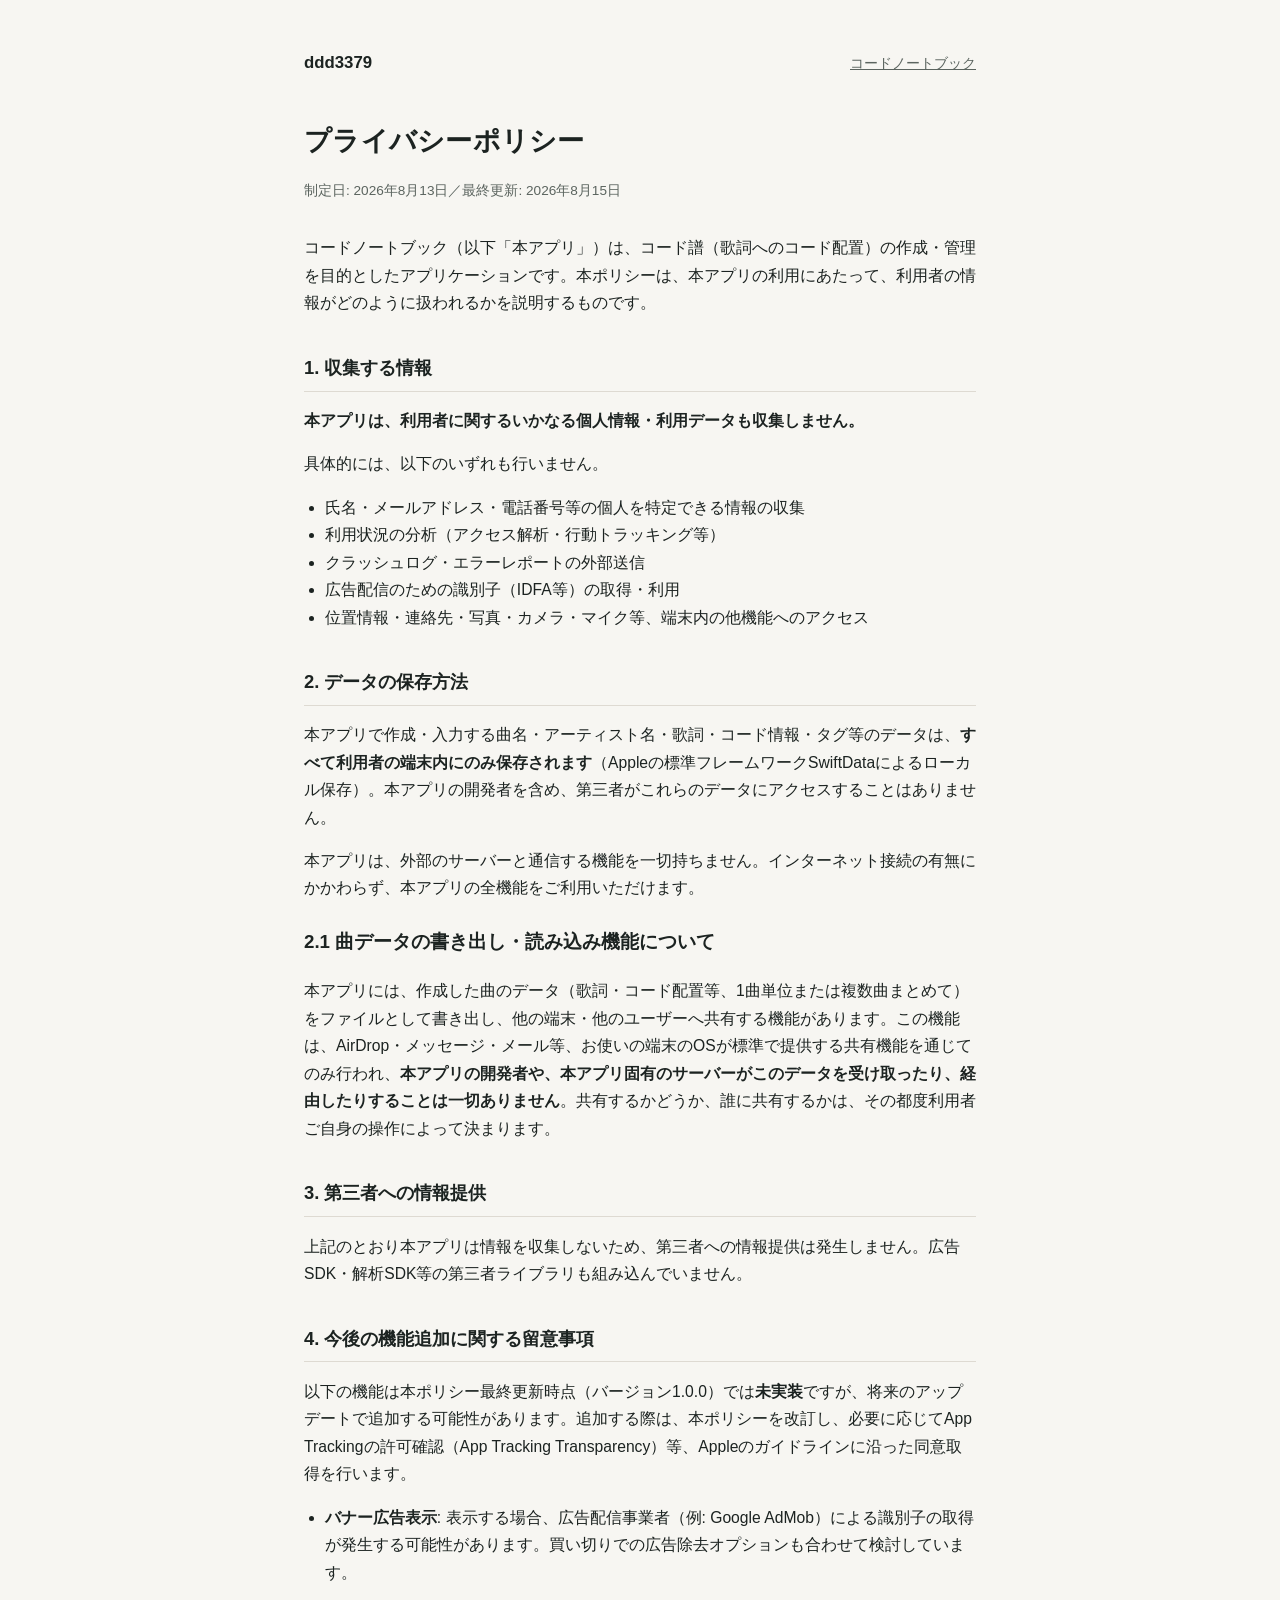
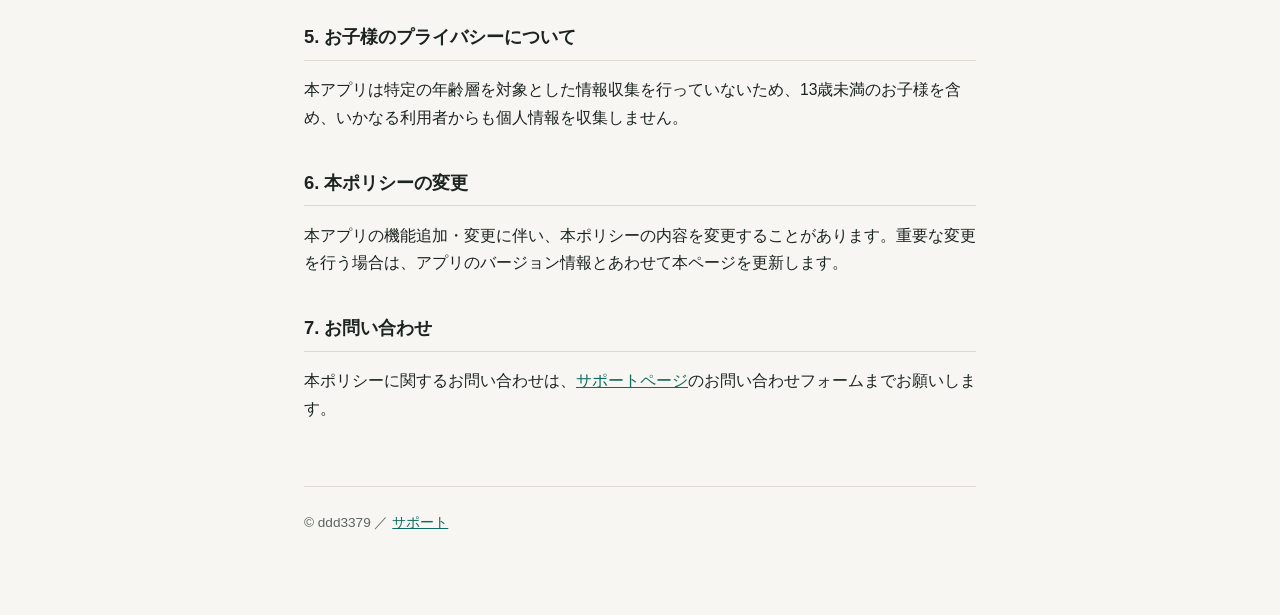
<file: songmate/privacy.html>
<!doctype html>
<html lang="ja">
<head>
<meta charset="utf-8">
<meta name="viewport" content="width=device-width, initial-scale=1">
<title>コードノートブック — プライバシーポリシー</title>
<link rel="stylesheet" href="/assets/style.css">
</head>
<body>
<div class="wrap">
  <header class="site">
    <a class="brand" href="/">ddd3379</a>
    <nav class="crumbs"><a href="/songmate/">コードノートブック</a></nav>
  </header>

  <h1>プライバシーポリシー</h1>
  <p class="updated">制定日: 2026年8月13日／最終更新: 2026年8月15日</p>

  <p>コードノートブック（以下「本アプリ」）は、コード譜（歌詞へのコード配置）の作成・管理を目的としたアプリケーションです。本ポリシーは、本アプリの利用にあたって、利用者の情報がどのように扱われるかを説明するものです。</p>

  <h2>1. 収集する情報</h2>
  <p><strong>本アプリは、利用者に関するいかなる個人情報・利用データも収集しません。</strong></p>
  <p>具体的には、以下のいずれも行いません。</p>
  <ul class="plain">
    <li>氏名・メールアドレス・電話番号等の個人を特定できる情報の収集</li>
    <li>利用状況の分析（アクセス解析・行動トラッキング等）</li>
    <li>クラッシュログ・エラーレポートの外部送信</li>
    <li>広告配信のための識別子（IDFA等）の取得・利用</li>
    <li>位置情報・連絡先・写真・カメラ・マイク等、端末内の他機能へのアクセス</li>
  </ul>

  <h2>2. データの保存方法</h2>
  <p>本アプリで作成・入力する曲名・アーティスト名・歌詞・コード情報・タグ等のデータは、<strong>すべて利用者の端末内にのみ保存されます</strong>（Appleの標準フレームワークSwiftDataによるローカル保存）。本アプリの開発者を含め、第三者がこれらのデータにアクセスすることはありません。</p>
  <p>本アプリは、外部のサーバーと通信する機能を一切持ちません。インターネット接続の有無にかかわらず、本アプリの全機能をご利用いただけます。</p>

  <h3 style="margin-top:1.5rem;">2.1 曲データの書き出し・読み込み機能について</h3>
  <p>本アプリには、作成した曲のデータ（歌詞・コード配置等、1曲単位または複数曲まとめて）をファイルとして書き出し、他の端末・他のユーザーへ共有する機能があります。この機能は、AirDrop・メッセージ・メール等、お使いの端末のOSが標準で提供する共有機能を通じてのみ行われ、<strong>本アプリの開発者や、本アプリ固有のサーバーがこのデータを受け取ったり、経由したりすることは一切ありません</strong>。共有するかどうか、誰に共有するかは、その都度利用者ご自身の操作によって決まります。</p>

  <h2>3. 第三者への情報提供</h2>
  <p>上記のとおり本アプリは情報を収集しないため、第三者への情報提供は発生しません。広告SDK・解析SDK等の第三者ライブラリも組み込んでいません。</p>

  <h2>4. 今後の機能追加に関する留意事項</h2>
  <p>以下の機能は本ポリシー最終更新時点（バージョン1.0.0）では<strong>未実装</strong>ですが、将来のアップデートで追加する可能性があります。追加する際は、本ポリシーを改訂し、必要に応じてApp Trackingの許可確認（App Tracking Transparency）等、Appleのガイドラインに沿った同意取得を行います。</p>
  <ul class="plain">
    <li><strong>バナー広告表示</strong>: 表示する場合、広告配信事業者（例: Google AdMob）による識別子の取得が発生する可能性があります。買い切りでの広告除去オプションも合わせて検討しています。</li>
  </ul>

  <h2>5. お子様のプライバシーについて</h2>
  <p>本アプリは特定の年齢層を対象とした情報収集を行っていないため、13歳未満のお子様を含め、いかなる利用者からも個人情報を収集しません。</p>

  <h2>6. 本ポリシーの変更</h2>
  <p>本アプリの機能追加・変更に伴い、本ポリシーの内容を変更することがあります。重要な変更を行う場合は、アプリのバージョン情報とあわせて本ページを更新します。</p>

  <h2>7. お問い合わせ</h2>
  <p>本ポリシーに関するお問い合わせは、<a href="/songmate/support.html">サポートページ</a>のお問い合わせフォームまでお願いします。</p>

  <footer class="site">
    &copy; ddd3379 ／ <a href="/songmate/support.html">サポート</a>
  </footer>
</div>
</body>
</html>
</file>
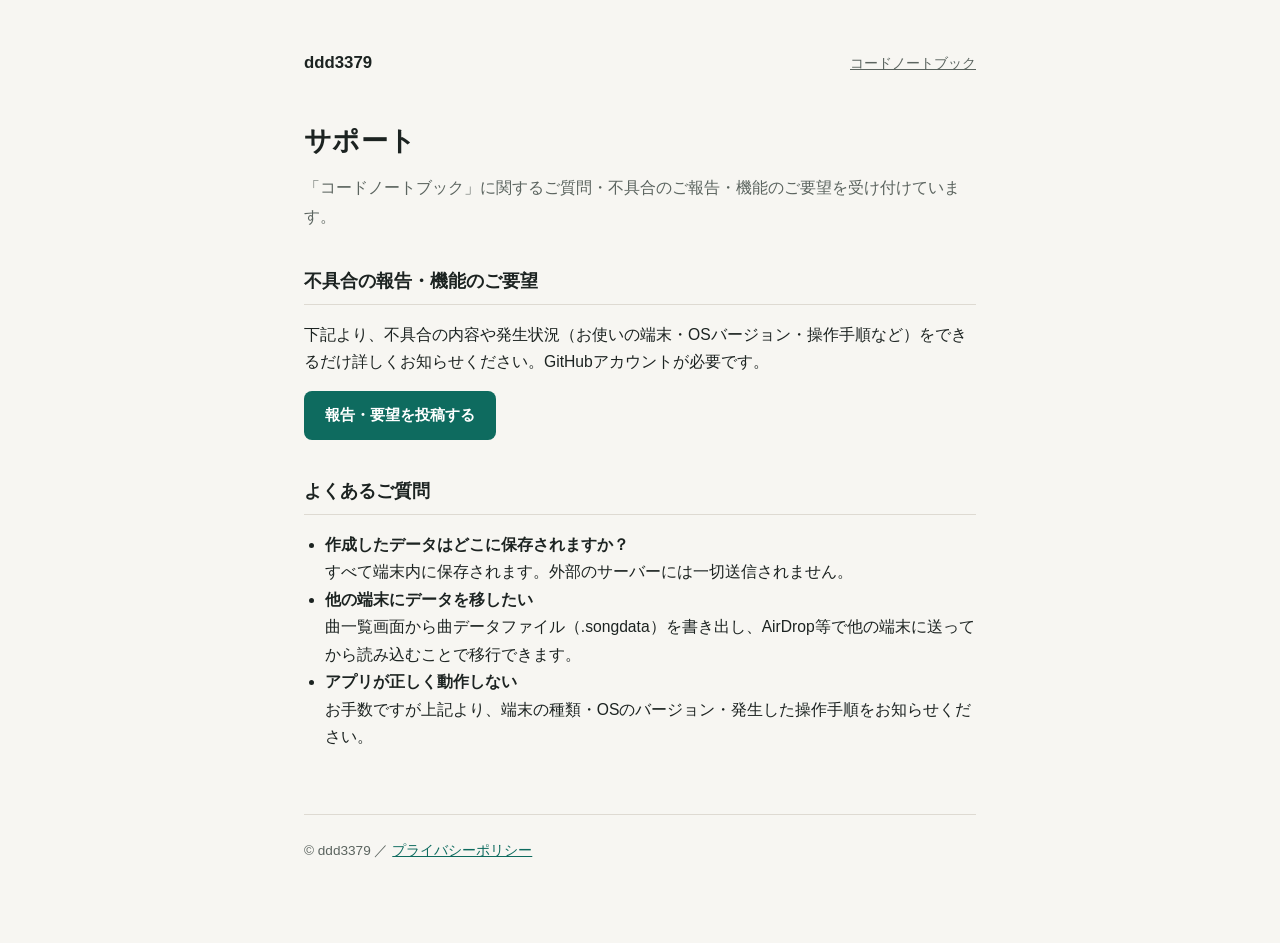
<file: songmate/support.html>
<!doctype html>
<html lang="ja">
<head>
<meta charset="utf-8">
<meta name="viewport" content="width=device-width, initial-scale=1">
<title>コードノートブック — サポート</title>
<link rel="stylesheet" href="/assets/style.css">
</head>
<body>
<div class="wrap">
  <header class="site">
    <a class="brand" href="/">ddd3379</a>
    <nav class="crumbs"><a href="/songmate/">コードノートブック</a></nav>
  </header>

  <h1>サポート</h1>
  <p class="lead">「コードノートブック」に関するご質問・不具合のご報告・機能のご要望を受け付けています。</p>

  <h2>不具合の報告・機能のご要望</h2>
  <p>下記より、不具合の内容や発生状況（お使いの端末・OSバージョン・操作手順など）をできるだけ詳しくお知らせください。GitHubアカウントが必要です。</p>
  <p>
    <a class="button" href="https://github.com/ddd3379/codenotebook-feedback/issues/new/choose" id="inquiry-form-link">報告・要望を投稿する</a>
  </p>

  <h2>よくあるご質問</h2>
  <ul class="plain">
    <li><strong>作成したデータはどこに保存されますか？</strong><br>すべて端末内に保存されます。外部のサーバーには一切送信されません。</li>
    <li><strong>他の端末にデータを移したい</strong><br>曲一覧画面から曲データファイル（.songdata）を書き出し、AirDrop等で他の端末に送ってから読み込むことで移行できます。</li>
    <li><strong>アプリが正しく動作しない</strong><br>お手数ですが上記より、端末の種類・OSのバージョン・発生した操作手順をお知らせください。</li>
  </ul>

  <footer class="site">
    &copy; ddd3379 ／ <a href="/songmate/privacy.html">プライバシーポリシー</a>
  </footer>
</div>
</body>
</html>
</file>
<file: assets/style.css>
:root {
  --ink: #1c2321;
  --paper: #f7f6f2;
  --accent: #0e6b5f;
  --muted: #5b645f;
  --border: #dedad2;
  --card: #ffffff;
}

@media (prefers-color-scheme: dark) {
  :root {
    --ink: #eae7df;
    --paper: #14181a;
    --accent: #4fd6c0;
    --muted: #9aa39d;
    --border: #2a3230;
    --card: #1b2123;
  }
}

* { box-sizing: border-box; }

html { -webkit-text-size-adjust: 100%; }

body {
  margin: 0;
  background: var(--paper);
  color: var(--ink);
  font-family: -apple-system, BlinkMacSystemFont, "Hiragino Sans", "Yu Gothic UI", "Segoe UI", sans-serif;
  line-height: 1.75;
}

.wrap {
  max-width: 720px;
  margin: 0 auto;
  padding: 3rem 1.5rem 5rem;
}

header.site {
  display: flex;
  align-items: baseline;
  justify-content: space-between;
  margin-bottom: 2.5rem;
  flex-wrap: wrap;
  gap: 0.5rem;
}

header.site a.brand {
  font-weight: 700;
  font-size: 1.05rem;
  color: var(--ink);
  text-decoration: none;
}

nav.crumbs {
  font-size: 0.9rem;
  color: var(--muted);
}

nav.crumbs a { color: var(--muted); }

h1 {
  font-size: 1.7rem;
  margin: 0 0 0.5rem;
  letter-spacing: 0.01em;
}

h2 {
  font-size: 1.15rem;
  margin: 2.2rem 0 0.8rem;
  border-bottom: 1px solid var(--border);
  padding-bottom: 0.4rem;
}

p.lead {
  color: var(--muted);
  font-size: 1.02rem;
  margin-top: 0;
}

p, li { font-size: 0.98rem; }

a { color: var(--accent); }

.updated {
  color: var(--muted);
  font-size: 0.85rem;
  margin-bottom: 2rem;
}

.card {
  background: var(--card);
  border: 1px solid var(--border);
  border-radius: 12px;
  padding: 1.3rem 1.4rem;
  margin: 1rem 0;
}

.app-card {
  display: flex;
  align-items: center;
  gap: 1rem;
  text-decoration: none;
  color: var(--ink);
}

.app-card .name {
  font-weight: 600;
  font-size: 1.05rem;
}

.app-card .desc {
  color: var(--muted);
  font-size: 0.92rem;
}

.button {
  display: inline-block;
  background: var(--accent);
  color: #fff;
  padding: 0.7rem 1.3rem;
  border-radius: 8px;
  text-decoration: none;
  font-weight: 600;
  font-size: 0.95rem;
}

.button:visited { color: #fff; }

ul.plain { padding-left: 1.3rem; }

footer.site {
  margin-top: 4rem;
  padding-top: 1.5rem;
  border-top: 1px solid var(--border);
  color: var(--muted);
  font-size: 0.85rem;
}
</file>
<file: foliomat/style.css>
:root {
  --ink: #17212b;
  --paper: #f5f2e9;
  --accent: #087f8c;
  --accent-strong: #086672;
  --muted: #5f6870;
  --border: #d9d4c9;
  --card: #fffdf8;
  --navy: #172a3a;
}

@media (prefers-color-scheme: dark) {
  :root {
    --ink: #f2efe7;
    --paper: #111a22;
    --accent: #54d5df;
    --accent-strong: #80e5ec;
    --muted: #aeb8be;
    --border: #33434d;
    --card: #18252f;
    --navy: #f2efe7;
  }
}

* { box-sizing: border-box; }
html { -webkit-text-size-adjust: 100%; }
body {
  margin: 0;
  background: var(--paper);
  color: var(--ink);
  font-family: -apple-system, BlinkMacSystemFont, "Hiragino Sans", "Yu Gothic UI", "Segoe UI", sans-serif;
  line-height: 1.75;
}
.wrap { max-width: 760px; margin: 0 auto; padding: 2.5rem 1.5rem 5rem; }
header.site { display: flex; align-items: baseline; justify-content: space-between; gap: .75rem; flex-wrap: wrap; margin-bottom: 2.5rem; }
header.site a.brand { color: var(--ink); font-size: 1.05rem; font-weight: 700; text-decoration: none; }
nav.crumbs { color: var(--muted); font-size: .9rem; }
nav.crumbs a { color: var(--muted); }
.hero { display: grid; grid-template-columns: 112px 1fr; gap: 1.5rem; align-items: center; margin-bottom: 2rem; }
.app-icon { width: 112px; height: 112px; border-radius: 24px; box-shadow: 0 10px 28px rgba(0, 0, 0, .18); }
h1 { color: var(--navy); font-size: 2rem; letter-spacing: .01em; line-height: 1.3; margin: 0 0 .45rem; }
h2 { border-bottom: 1px solid var(--border); font-size: 1.15rem; margin: 2.2rem 0 .8rem; padding-bottom: .4rem; }
h3 { font-size: 1rem; margin: 1.6rem 0 .4rem; }
p, li { font-size: .98rem; }
p.lead { color: var(--muted); font-size: 1.05rem; margin: 0; }
a { color: var(--accent-strong); }
.updated { color: var(--muted); font-size: .85rem; margin-bottom: 2rem; }
.card { background: var(--card); border: 1px solid var(--border); border-radius: 14px; margin: 1rem 0; padding: 1.3rem 1.4rem; }
.card h2 { margin-top: 0; }
.button { background: var(--accent); border-radius: 9px; color: white; display: inline-block; font-size: .95rem; font-weight: 650; padding: .7rem 1.3rem; text-decoration: none; }
.button:visited { color: white; }
ul.plain { padding-left: 1.3rem; }
footer.site { border-top: 1px solid var(--border); color: var(--muted); font-size: .85rem; margin-top: 4rem; padding-top: 1.5rem; }
@media (max-width: 520px) {
  .hero { grid-template-columns: 76px 1fr; gap: 1rem; }
  .app-icon { border-radius: 17px; height: 76px; width: 76px; }
  h1 { font-size: 1.65rem; }
}
</file>
<file: pocketone/style.css>
:root {
  --ink: #17202e;
  --paper: #f3f5fa;
  --accent: #3a6df0;
  --accent-strong: #2b55c9;
  --muted: #5d6677;
  --border: #d5dbe8;
  --card: #ffffff;
  --navy: #141b2d;
}

@media (prefers-color-scheme: dark) {
  :root {
    --ink: #e8ecf4;
    --paper: #12151c;
    --accent: #4a82f5;
    --accent-strong: #8fb3ff;
    --muted: #a3acbd;
    --border: #2d3446;
    --card: #1b2030;
    --navy: #e8ecf4;
  }
}

* { box-sizing: border-box; }
html { -webkit-text-size-adjust: 100%; }
body {
  margin: 0;
  background: var(--paper);
  color: var(--ink);
  font-family: -apple-system, BlinkMacSystemFont, "Hiragino Sans", "Yu Gothic UI", "Segoe UI", sans-serif;
  line-height: 1.75;
}
.wrap { max-width: 760px; margin: 0 auto; padding: 2.5rem 1.5rem 5rem; }
header.site { display: flex; align-items: baseline; justify-content: space-between; gap: .75rem; flex-wrap: wrap; margin-bottom: 2.5rem; }
header.site a.brand { color: var(--ink); font-size: 1.05rem; font-weight: 700; text-decoration: none; }
nav.crumbs { color: var(--muted); font-size: .9rem; }
nav.crumbs a { color: var(--muted); }
.hero { display: grid; grid-template-columns: 112px 1fr; gap: 1.5rem; align-items: center; margin-bottom: 2rem; }
.app-icon { width: 112px; height: 112px; border-radius: 24px; box-shadow: 0 10px 28px rgba(0, 0, 0, .22); }
h1 { color: var(--navy); font-size: 2rem; letter-spacing: .01em; line-height: 1.3; margin: 0 0 .45rem; }
h2 { border-bottom: 1px solid var(--border); font-size: 1.15rem; margin: 2.2rem 0 .8rem; padding-bottom: .4rem; }
h3 { font-size: 1rem; margin: 1.6rem 0 .4rem; }
p, li { font-size: .98rem; }
p.lead { color: var(--muted); font-size: 1.05rem; margin: 0; }
a { color: var(--accent-strong); }
.updated { color: var(--muted); font-size: .85rem; margin-bottom: 2rem; }
.card { background: var(--card); border: 1px solid var(--border); border-radius: 14px; margin: 1rem 0; padding: 1.3rem 1.4rem; }
.card h2 { margin-top: 0; }
.button { background: var(--accent); border-radius: 9px; color: white; display: inline-block; font-size: .95rem; font-weight: 650; padding: .7rem 1.3rem; text-decoration: none; }
.button:visited { color: white; }
ul.plain { padding-left: 1.3rem; }
footer.site { border-top: 1px solid var(--border); color: var(--muted); font-size: .85rem; margin-top: 4rem; padding-top: 1.5rem; }
@media (max-width: 520px) {
  .hero { grid-template-columns: 76px 1fr; gap: 1rem; }
  .app-icon { border-radius: 17px; height: 76px; width: 76px; }
  h1 { font-size: 1.65rem; }
}

.flow { display: flex; align-items: stretch; gap: .5rem; margin: 1rem 0 1.4rem; }
.flow > b { align-self: center; color: var(--muted); }
.flow > div { flex: 1; background: var(--card); border: 1px solid var(--border); border-radius: 12px; padding: .6rem .7rem; display: flex; flex-direction: column; min-width: 0; }
.flow strong { color: var(--accent-strong); font-size: .92rem; }
.flow span { color: var(--muted); font-size: .8rem; line-height: 1.5; }
table.ops { width: 100%; border-collapse: collapse; margin: 1rem 0; }
table.ops th, table.ops td { text-align: left; padding: .5rem .4rem; border-bottom: 1px solid var(--border); font-size: .95rem; }
table.ops th { color: var(--muted); font-size: .8rem; font-weight: 600; }
table.ops td:first-child { white-space: nowrap; }
.g { display: inline-block; background: var(--accent); color: #fff; border-radius: 999px; font-size: .75rem; padding: 0 .55rem; margin-right: .3rem; }
@media (max-width: 520px) { .flow { flex-direction: column; } .flow > b { transform: rotate(90deg); } table.ops td:first-child { white-space: normal; } }
</file>
